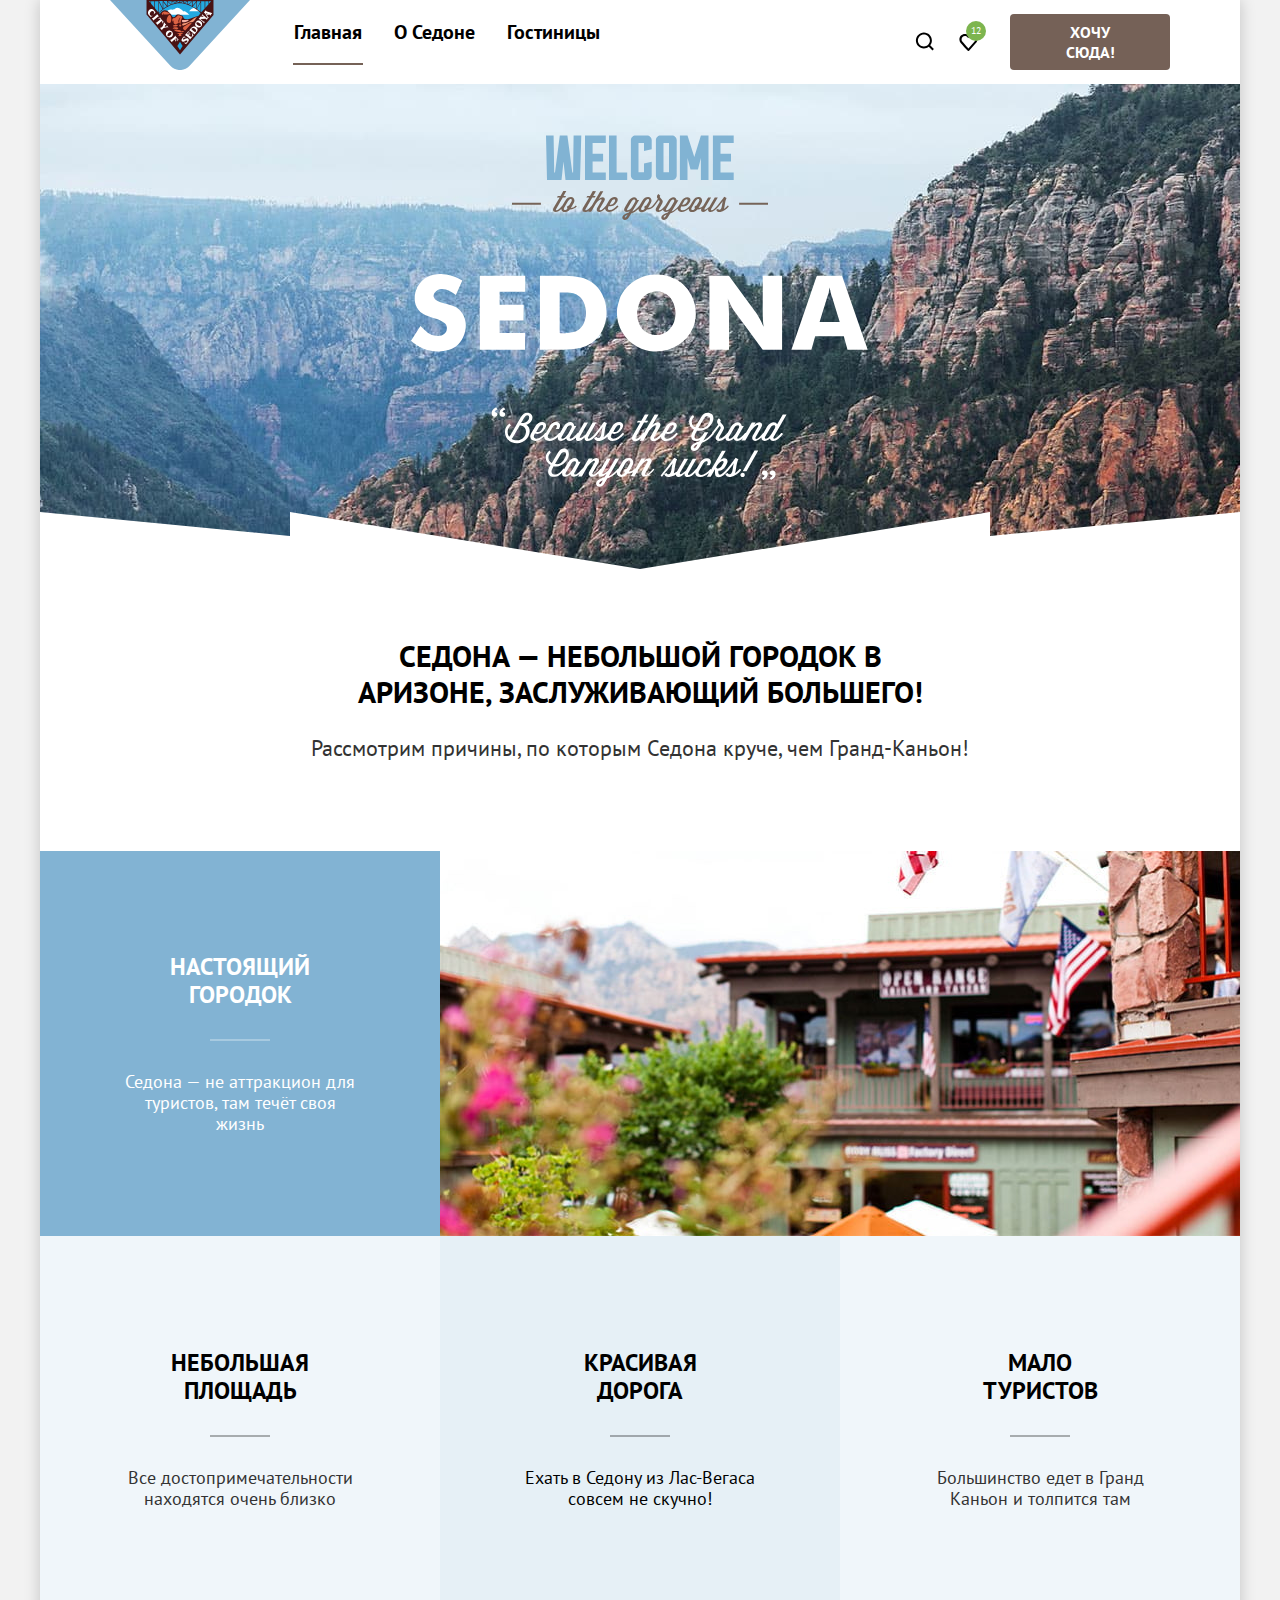
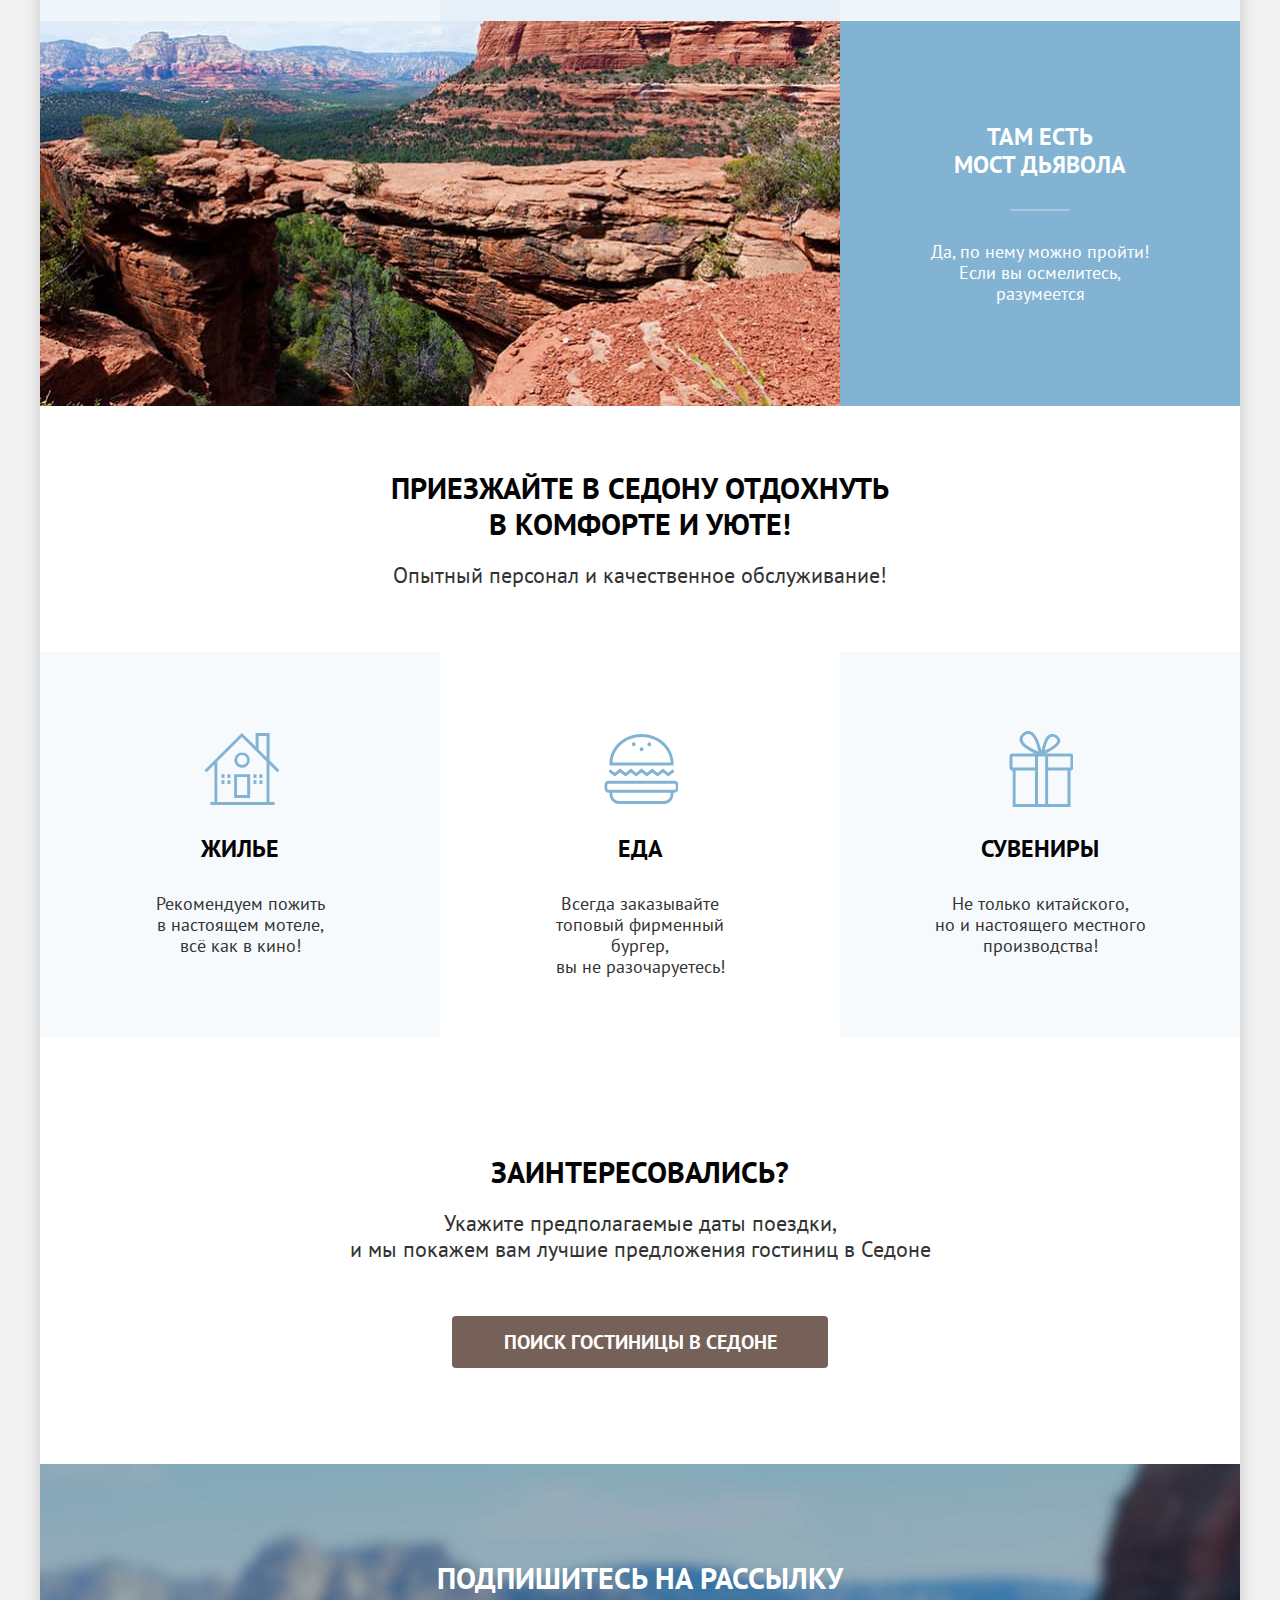
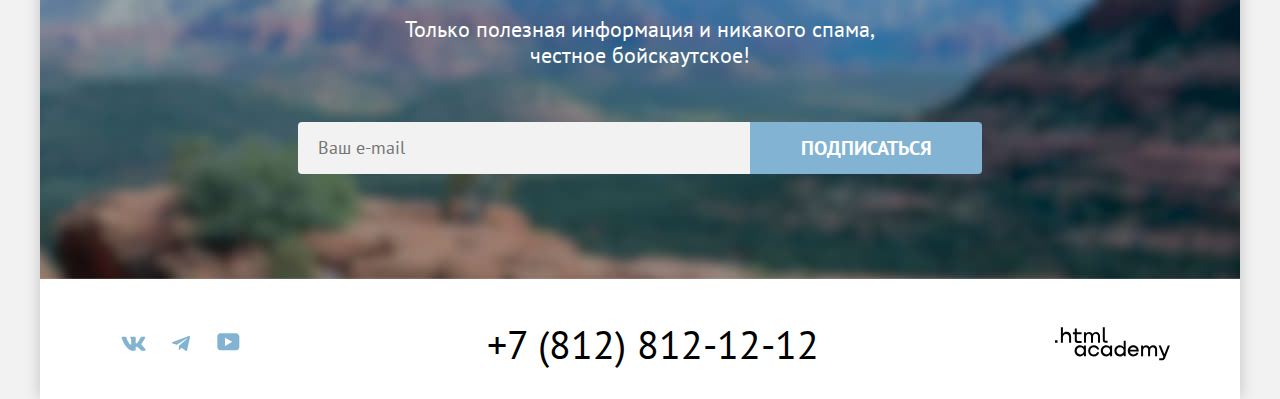
<file: index.html>
<!DOCTYPE html>
<html lang="ru">
  <head>
    <meta charset="utf-8">
    <title>HTML Academy: Седона</title>
    <link rel="stylesheet" href="styles/styles.css">
    <link rel="icon" href="favicon.ico">
    <link rel="icon" type="image/png" href="images/favicon.png">
  </head>
  <body>
<header data-test="header" class="page-header">
  <nav class="navigation">
    <a class="navigation-logo" href="index.html">
      <img src="images/header/logo.svg" class="page-header-logo"  alt="Логотип Седоны." width="140" height="70">
    </a>
    <ul class="navigation-list">
      <li class="navigation-item underline-index">
        <a class="navigation-link " href="index.html">Главная</a>
      </li>
      <li class="navigation-item">
        <a class="navigation-link" href="#">О Седоне</a>
      </li>
      <li class="navigation-item">
        <a class="navigation-link" href="catalog.html">Гостиницы</a>
      </li>
    </ul>
      <ul class="navigation-user">
        <li>
        <ul class="navigation-icon">
        <li class="navigation-item">
          <a class="navigation-link" href="#">
            <svg xmlns="http://www.w3.org/2000/svg" width="19" height="19" fill="none" >
              <path fill="#000" d="m18.893 17.008-3.7-3.68c1-1.292 1.7-2.983 1.7-4.872 0-4.376-3.6-7.956-8-7.956s-8 3.68-8 8.055c0 4.376 3.6 7.956 8 7.956 1.8 0 3.5-.597 4.9-1.69l3.7 3.679 1.4-1.492Zm-10-2.486c-3.3 0-6-2.685-6-5.967 0-3.282 2.7-5.967 6-5.967s6 2.685 6 5.967c0 3.282-2.7 5.967-6 5.967Z"/>
            </svg>
            <span class="visually-hidden">Поиск</span>
          </a>
        </li>
        <li class="navigation-item">
          <a class="navigation-link" href="#">
            <svg xmlns="http://www.w3.org/2000/svg" width="19" height="17" fill="none" >
              <path fill="#000" d="M9.293 17c-.3 0-.6-.1-.8-.4-5.4-6.1-6.7-7.5-7-7.9-.7-.9-1.1-2.1-1.1-3.3 0-3 2.4-5.4 5.5-5.4 1.3 0 2.5.5 3.5 1.3 1-.8 2.3-1.3 3.5-1.3 3 0 5.5 2.4 5.5 5.4 0 1.3-.5 2.5-1.3 3.4l-7 7.9c-.2.2-.4.3-.8.3Zm-6-9.5c.3.4 3.5 4 6.1 6.9l6.2-7c.5-.5.7-1.2.7-2 0-1.8-1.5-3.3-3.3-3.3-1 0-2 .5-2.7 1.3-.3.3-.6.4-.9.4-.3 0-.6-.2-.8-.4-.7-.8-1.7-1.3-2.7-1.3-1.8 0-3.3 1.5-3.3 3.3-.1.9.3 1.6.7 2.1-.1 0-.1 0 0 0Z"/>
            </svg>
            <div class="green-circle">
            <span class="favorites-number">12</span>
            </div>
            <span class="visually-hidden">Избранное</span>
          </a>
        </li>
      </ul>
    </li>
        <li class="navigation-link-item">
          <a class="navigation-link batton brown" href="catalog.html">Хочу сюда!</a>
        </li>
      </ul>
      </nav>
  </header>
   <main data-test="main" class="main-container">
    <div class="hero" data-test="hero">
      <img src="images/welcome.svg" class="logo" alt="Welcome to the gorgeous Sedona, beacause the Grand Canyon sucks!." width="458" height="352">
    </div>
    <h1 class="visually-hidden">Седона</h1>
    <section data-test="advantages" class="advantages">
      <h2 class="visually-hidden">Advantages</h2>
    <div class="slogan">
      <h2 class="title">Седона — небольшой городок в Аризоне,
      заслуживающий большего!</h2>
        <p class="subtitle">Рассмотрим причины, по которым Седона круче, чем Гранд-Каньон!</p>
    </div>
      <ul class="advantages-list">
        <li class="advantages-item">
          <div class="item-container">
          <h3 class="advantages-title">Настоящий городок</h3>
          <span class="white-line">
          </span>
          <p class="advatages-description">Седона — не аттракцион для туристов, там течёт своя жизнь</p>
          </div>
        </li>
        <li class="advantages-item">
          <h3 class="advantages-title gray">Небольшая площадь</h3>
          <span class="black-line">
          </span>
          <p class="advatages-description gray">Все достопримечательности находятся очень близко</p>
        </li>
        <li class="advantages-item">
          <h3 class="advantages-title ">Красивая дорога</h3>
          <span class="black-line">
          </span>
          <p class="advatages-description "> Ехать в Седону из Лас-Вегаса совсем не скучно!</p>
        </li>
        <li class="advantages-item">
          <h3 class="advantages-title ">Мало туристов</h3>
          <span class="black-line">
          </span>
          <p class="advatages-description gray">Большинство едет в Гранд Каньон и толпится там</p>
        </li>
        <li class="advantages-item">
          <div class="item-container">
          <h3 class="advantages-title">Там есть<br>
             мост дьявола</h3>
          <span class="white-line">
          </span>
          <p class="advatages-description">Да, по нему можно пройти! Если вы осмелитесь, разумеется</p>
          </div>
        </li>
      </ul>
    </section>
    <section class="benefits">
      <h2 class="visually-hidden">benefits</h2>
      <div class="benefits-slogan">
        <p class="benefits-travel title">Приезжайте в Седону отдохнуть в комфорте и уюте!</p>
        <p class="subtitle">Опытный персонал и качественное обслуживание!</p>
      </div>
      <ul class="benefits-list">
        <li class="benefits-item">
          <span class="house"></span>
          <h3 class="benefits-title">Жилье</h3>
          <p class="benefits-description">Рекомендуем пожить<br>
             в настоящем мотеле,<br>
             всё как в кино!</p>
        </li>
        <li class="benefits-item">
          <span class="food"></span>
          <h3 class="benefits-title">Еда</h3>
          <p class="benefits-description">Всегда заказывайте<br>
             топовый фирменный бургер,<br>
            вы не разочаруетесь! </p>
        </li>
        <li class="benefits-item">
          <span class="souvenirs"></span>
          <h3 class="benefits-title">Сувениры</h3>
          <p class="benefits-description">Не только китайского,<br>
             но и настоящего местного производства!</p>
        </li>
      </ul>
    </section>
    <section class="catalog-link">
      <h2 class="catalog-link-question">Заинтересовались?</h2>
      <p>Укажите предполагаемые даты поездки,<br>
        и мы покажем вам лучшие предложения гостиниц в Седоне</p>
      <a class="catalog-link-button brown" href="catalog.html">ПОИСК ГОСТИНИЦЫ В седоне</a>
    </section>
    <section data-test="subscribe" class="subscribe">
      <h2 class="subscribe-title">Подпишитесь на рассылку</h2>
      <p>Только полезная информация и никакого спама,<br>
         честное бойскаутское!</p>
      <form class="subscribe-form" action="https://echo.htmlacademy.ru/" method="post">
        <label class="visually-hidden" for="email">Подписка</label>
        <input type="email" placeholder="Ваш e-mail" name="appointment-email" id="email" required>
        <button class="subscribe-button blue" type="submit">Подписаться</button>
      </form>
    </section>
   </main>
   <footer data-test="footer" class="page-footer">
    <section class="page-footer-container">
      <h2 class="visually-hidden">footer-social</h2>
    <div class="footer-social">
      <ul class="footer-social-list">
        <li class="footer-social-item">
          <a class="button-social" href="https://vk.com/htmlacademy">
            <svg xmlns="http://www.w3.org/2000/svg" width="25" height="15" class="social">
              <path  fill-rule="evenodd" d="M24.12 1.8c.16-.54 0-.94-.8-.94H20.7c-.67 0-.98.34-1.15.73 0 0-1.33 3.2-3.22 5.27-.61.6-.9.8-1.23.8-.16 0-.41-.2-.41-.75v-5.1c0-.66-.19-.95-.74-.95H9.82c-.42 0-.67.3-.67.59 0 .62.95.76 1.04 2.51v3.8c0 .83-.15.98-.48.98-.9 0-3.06-3.2-4.34-6.88-.25-.72-.5-1-1.18-1H1.57c-.75 0-.9.34-.9.73 0 .68.89 4.07 4.14 8.55 2.17 3.06 5.23 4.72 8 4.72 1.68 0 1.88-.37 1.88-1v-2.32c0-.74.16-.88.7-.88.38 0 1.05.19 2.6 1.66 1.79 1.75 2.08 2.54 3.08 2.54h2.63c.75 0 1.12-.37.9-1.1-.23-.72-1.08-1.77-2.2-3.02-.62-.71-1.54-1.48-1.82-1.86-.39-.5-.28-.71 0-1.15 0 0 3.2-4.42 3.54-5.93Z" clip-rule="evenodd"/>
            </svg>
            <span class="visually-hidden">Vkontakte</span>
          </a>
        </li>
        <li class="footer-social-item">
          <a class="button-social" href="https://t.me/htmlacademy">
            <svg xmlns="http://www.w3.org/2000/svg" width="18" height="16" class="social">
              <path  d="M16.79.96.84 7.1c-1.09.44-1.08 1.05-.2 1.32l4.1 1.28 9.47-5.98c.44-.27.85-.13.52.17l-7.68 6.93-.28 4.22c.41 0 .6-.2.83-.41l1.99-1.94 4.13 3.06c.77.42 1.31.2 1.5-.71l2.72-12.8c.28-1.1-.43-1.61-1.16-1.28Z"/>
            </svg>
            <span class="visually-hidden">Telegram</span>
          </a>
        </li>
        <li class="footer-social-item">
          <a class="button-social" href="https://www.youtube.com/user/htmlacademyru">
            <svg xmlns="http://www.w3.org/2000/svg" width="23" height="18" class="social">
              <path  d="M18.94.36H3.51C1.65.36.33 1.95.33 3.76v10.09c0 1.91 1.32 3.5 3.18 3.5h15.65c1.64 0 3.17-1.59 3.17-3.4V3.76c-.22-1.8-1.53-3.4-3.39-3.4ZM7.99 12.89V4.82l7.34 4.04-7.34 4.03Z"/>
            </svg>
            <span class="visually-hidden">Youtube</span>
          </a>
        </li>
      </ul>
    </div>
    <div class="contacts">
      <a href="tel:+78005558628" class="contacts-phone">+7 (812) 812-12-12</a>
    </div>
    <div class="logo-html-academy">
      <a class="html-academy-link" href="https://htmlacademy.ru/">
        <svg xmlns="http://www.w3.org/2000/svg" width="115" height="34"  class="html-academy-logo" >
          <path d="M0 13.26v2.6h2.5v-2.6H0ZM11.6 4.86c-1.6 0-2.8.7-3.6 1.7h-.1V.36h-2v15.5h2v-5.3c0-2.1 1.3-3.6 3.3-3.6 1.8 0 2.9 1.4 2.9 3.2v5.7h2v-6.1c.1-3-1.8-4.9-4.5-4.9ZM26.6 5.16h-4.8v-3.7h-2v3.8h-1.9v2h1.9v6c0 1.7 1 2.7 2.7 2.7h4.1v-2h-3.7c-.7 0-1.1-.4-1.1-1.1v-5.7h4.8v-2ZM41.1 4.96c-1.6 0-2.9.8-3.5 2.1h-.1c-.6-1.2-1.8-2.1-3.4-2.1-1.4 0-2.5.8-3.1 1.8h-.1v-1.6H29v10.6h2v-5.4c0-2 1-3.5 2.6-3.5 1.5 0 2.4 1 2.4 2.6v6.3h2v-5.6c0-2.4 1.4-3.3 2.6-3.3 1.5 0 2.4 1 2.4 2.6v6.3h2v-6.5c.1-2.5-1.4-4.3-3.9-4.3ZM47.8 13.06c0 1.7 1 2.7 2.8 2.7h2v-2h-1.7c-.7 0-1.1-.4-1.1-1.1V.36h-2v12.7ZM28.9 20.06c-.9-1.1-2.2-1.8-3.9-1.8-3.1 0-5.4 2.3-5.4 5.6s2.3 5.6 5.4 5.6c1.8 0 3-.8 3.8-1.9h.1v1.6h2v-10.6h-2v1.5Zm-3.6 7.4c-2.2 0-3.6-1.6-3.6-3.6s1.4-3.6 3.6-3.6 3.6 1.6 3.6 3.6c0 1.9-1.4 3.6-3.6 3.6ZM44.2 22.36c-.5-2.4-2.6-4.1-5.4-4.1a5.4 5.4 0 0 0-5.6 5.6c0 3.1 2.2 5.6 5.6 5.6 2.8 0 4.9-1.8 5.4-4.2h-2.1a3.4 3.4 0 0 1-3.3 2.3c-2.2 0-3.6-1.6-3.6-3.6s1.4-3.6 3.6-3.6c1.6 0 2.8 1 3.3 2.2h2.1v-.2ZM55.1 20.06c-.9-1.1-2.2-1.8-3.9-1.8-3.1 0-5.4 2.3-5.4 5.6s2.3 5.6 5.4 5.6c1.8 0 3-.8 3.8-1.9h.1v1.6h2v-10.6h-2v1.5Zm-3.6 7.4c-2.2 0-3.6-1.6-3.6-3.6s1.4-3.6 3.6-3.6 3.6 1.6 3.6 3.6c0 1.9-1.5 3.6-3.6 3.6ZM68.7 20.16c-.9-1.1-2.2-1.9-3.9-1.9-3.1 0-5.4 2.3-5.4 5.6s2.2 5.6 5.4 5.6c1.7 0 3-.8 3.8-1.8h.1v1.5h2v-15.4h-2v6.4Zm-3.6 7.3c-2.2 0-3.6-1.6-3.6-3.6s1.4-3.6 3.6-3.6 3.6 1.6 3.6 3.6c-.1 2-1.5 3.6-3.6 3.6ZM78.3 18.26c-3.3 0-5.5 2.5-5.5 5.6 0 3 2.1 5.6 5.5 5.6 2.5 0 4.5-1.3 5.2-3.6h-2.1c-.5 1-1.6 1.6-3 1.6-1.9 0-3.3-1.3-3.4-2.9h8.8c.2-3.6-2-6.3-5.5-6.3Zm0 1.9c1.7 0 3 1 3.3 2.6h-6.5c.3-1.5 1.5-2.6 3.2-2.6ZM98.2 18.26c-1.6 0-2.9.8-3.6 2h-.1c-.6-1.2-1.8-2-3.4-2-1.4 0-2.5.7-3.1 1.8v-1.5h-1.9v10.6h2v-5.4c0-2 1-3.4 2.6-3.5 1.5 0 2.4 1 2.4 2.6v6.3h2v-5.6c0-2.4 1.4-3.3 2.6-3.3 1.5 0 2.4 1 2.4 2.6v6.3h2v-6.5c.1-2.6-1.4-4.4-3.9-4.4ZM109.4 27.36l-3.6-8.9h-2.2l4.8 11.6c-.3.9-.7 1.2-1.7 1.2h-2.5v2h2.5c1.8 0 2.8-.8 3.5-2.6l4.7-12.2h-2.1l-3.4 8.9Z"/>
        </svg>
      </a>
    </div>
    </section>
   </footer>
   <div class="modal-container modal-container-close">
    <div class="modal modal-auth">
      <button class="modal-close-button">
        <span class="visually-hidden">Закрыть</span>
      </button>
      <section class="modal-content">
        <h3 class="modal-title">Поиск гостиницы в Седоне</h3>
        <form class="modal-form">
          <div class="travel-date">
          <p class="field-group">
            <label for="date-check-in" class="modal-lable check-in">Дата заезда: </label>
            <input type="date" id="date-check-in" name="date" class="modal-input" value="2020-04-27" required>
            <span class="calendar-mark">
              <span class="calendar-mark-title">27 апреля 2020</span>
              <svg class="calendar-svg" width="16" height="15" viewBox="0 0 16 15"  xmlns="http://www.w3.org/2000/svg">
                <path d="M5.75 10C6.05 10 6.25 9.8 6.25 9.5C6.25 9.2 6.05 9 5.75 9C5.45 9 5.25 9.2 5.25 9.5C5.25 9.8 5.45 10 5.75 10Z" />
                <path d="M15 2H13V0H12V2H4V0H3V2H1C0.4 2 0 2.4 0 3V14C0 14.5 0.4 15 1 15H15C15.5 15 16 14.5 16 14V3C16 2.4 15.5 2 15 2ZM15 14H1V7H15V14ZM1 6V3H3V5H4V3H12V5H13V3H15V6H1Z" />
                <path d="M8 10C8.3 10 8.5 9.8 8.5 9.5C8.5 9.2 8.3 9 8 9C7.7 9 7.5 9.2 7.5 9.5C7.5 9.8 7.7 10 8 10Z" />
                <path d="M10.25 10C10.55 10 10.75 9.8 10.75 9.5C10.75 9.2 10.55 9 10.25 9C9.95 9 9.75 9.2 9.75 9.5C9.75 9.8 9.95 10 10.25 10Z" />
                <path d="M5.75 11C5.45 11 5.25 11.2 5.25 11.5C5.25 11.8 5.45 12 5.75 12C6.05 12 6.25 11.8 6.25 11.5C6.25 11.2 6.05 11 5.75 11Z" />
                <path d="M3.5 10C3.8 10 4 9.8 4 9.5C4 9.2 3.8 9 3.5 9C3.2 9 3 9.2 3 9.5C3 9.8 3.2 10 3.5 10Z" />
                <path d="M3.5 11C3.2 11 3 11.2 3 11.5C3 11.8 3.2 12 3.5 12C3.8 12 4 11.8 4 11.5C4 11.2 3.8 11 3.5 11Z" />
                <path d="M8 11C7.7 11 7.5 11.2 7.5 11.5C7.5 11.8 7.7 12 8 12C8.3 12 8.5 11.8 8.5 11.5C8.5 11.2 8.3 11 8 11Z" />
                <path d="M10.25 11C9.95 11 9.75 11.2 9.75 11.5C9.75 11.8 9.95 12 10.25 12C10.55 12 10.75 11.8 10.75 11.5C10.75 11.2 10.55 11 10.25 11Z" />
                <path d="M12.5 10C12.8 10 13 9.8 13 9.5C13 9.2 12.8 9 12.5 9C12.2 9 12 9.2 12 9.5C12 9.8 12.2 10 12.5 10Z" />
                <path d="M12.5 11C12.2 11 12 11.2 12 11.5C12 11.8 12.2 12 12.5 12C12.8 12 13 11.8 13 11.5C13 11.2 12.8 11 12.5 11Z" />
                </svg>
            </span>
          </p>
          <span class="eror-date">Мы не можем отправить вас в прошлое</span>
          </div>
          <div class="travel-date">
          <p class="field-group">
            <label for="date-departure" class="modal-lable departure">Дата выезда: </label>
            <input type="date" id="date-departure" name="date" class="modal-input" value="2021-09-01" required>
            <span class="calendar-mark">
              <span class="calendar-mark-title">1 сентября 2021</span>
              <svg class="calendar-svg" width="16" height="15" viewBox="0 0 16 15"  xmlns="http://www.w3.org/2000/svg">
                <path d="M5.75 10C6.05 10 6.25 9.8 6.25 9.5C6.25 9.2 6.05 9 5.75 9C5.45 9 5.25 9.2 5.25 9.5C5.25 9.8 5.45 10 5.75 10Z" />
                <path d="M15 2H13V0H12V2H4V0H3V2H1C0.4 2 0 2.4 0 3V14C0 14.5 0.4 15 1 15H15C15.5 15 16 14.5 16 14V3C16 2.4 15.5 2 15 2ZM15 14H1V7H15V14ZM1 6V3H3V5H4V3H12V5H13V3H15V6H1Z" />
                <path d="M8 10C8.3 10 8.5 9.8 8.5 9.5C8.5 9.2 8.3 9 8 9C7.7 9 7.5 9.2 7.5 9.5C7.5 9.8 7.7 10 8 10Z" />
                <path d="M10.25 10C10.55 10 10.75 9.8 10.75 9.5C10.75 9.2 10.55 9 10.25 9C9.95 9 9.75 9.2 9.75 9.5C9.75 9.8 9.95 10 10.25 10Z" />
                <path d="M5.75 11C5.45 11 5.25 11.2 5.25 11.5C5.25 11.8 5.45 12 5.75 12C6.05 12 6.25 11.8 6.25 11.5C6.25 11.2 6.05 11 5.75 11Z" />
                <path d="M3.5 10C3.8 10 4 9.8 4 9.5C4 9.2 3.8 9 3.5 9C3.2 9 3 9.2 3 9.5C3 9.8 3.2 10 3.5 10Z" />
                <path d="M3.5 11C3.2 11 3 11.2 3 11.5C3 11.8 3.2 12 3.5 12C3.8 12 4 11.8 4 11.5C4 11.2 3.8 11 3.5 11Z" />
                <path d="M8 11C7.7 11 7.5 11.2 7.5 11.5C7.5 11.8 7.7 12 8 12C8.3 12 8.5 11.8 8.5 11.5C8.5 11.2 8.3 11 8 11Z" />
                <path d="M10.25 11C9.95 11 9.75 11.2 9.75 11.5C9.75 11.8 9.95 12 10.25 12C10.55 12 10.75 11.8 10.75 11.5C10.75 11.2 10.55 11 10.25 11Z" />
                <path d="M12.5 10C12.8 10 13 9.8 13 9.5C13 9.2 12.8 9 12.5 9C12.2 9 12 9.2 12 9.5C12 9.8 12.2 10 12.5 10Z" />
                <path d="M12.5 11C12.2 11 12 11.2 12 11.5C12 11.8 12.2 12 12.5 12C12.8 12 13 11.8 13 11.5C13 11.2 12.8 11 12.5 11Z" />
                </svg>
            </span>
          </p>
          <span class="correct-date">На эти даты есть свободные номера. Пока есть.</span>
         </div>
          <div class="quantity-container">
          <div class="quantity_inner">
            <label for="quantity" class="modal-lable">Взрослые:</label>
            <span class="quantity-content">
            <button type="button" class="bt_minus">
              <span class="visually-hidden">Уменьшить количество взрослых</span>
              <svg width="14" height="2" viewBox="0 0 14 2"  xmlns="http://www.w3.org/2000/svg">
                <path d="M0 0L0 2L14 2V0L0 0Z" />
                </svg>
            </button>
            <input type="text" value="2" size="2" class="quantity" id="quantity" required>
            <button type="button" class="bt_plus">
              <span class="visually-hidden">Увеличить количество взрослых</span>
              <svg width="14" height="14" viewBox="0 0 14 14"  xmlns="http://www.w3.org/2000/svg">
                <path d="M14 6H8V0H6V6H0V8H6V14H8V8H14V6Z" />
                </svg>
            </button>
          </span>
          </div>
          <div class="quantity_inner">
            <label class="modal-lable" for="quantity-child">Дети:</label>
            <span class="tooltip">
              <button class="tooltip-toggle" type="button" aria-labelledby="tooltip-label-date">
                <svg class="tooltip-icon" width="26" height="26" viewBox="0 0 26 26"  xmlns="http://www.w3.org/2000/svg">
                  <circle cx="13" cy="13" r="13" fill="#83B3D3"/>
                  <path fill-rule="evenodd" clip-rule="evenodd" d="M12 7H14V9H12V7ZM14 19H12V10H14V19Z" fill="white"/>
                  </svg>
                  <span class="visually-hidden">Дети до 6 лет размещаются бесплатно.</span>
              </button>
              <span class="tooltip-content">
              <span class="triangle"></span>
              <span class="tooltip-text" role="tooltip" id="tooltip-label-date">Укажите количество детей, которые будут с вами, возраст которых от 6 до 18 лет. Дети до 6 лет размещаются бесплатно.</span>
            </span>
          </span>
            <span class="quantity-content">
              <button type="button" class="bt_minus">
                <span class="visually-hidden">Уменьшить количество детей</span>
                <svg width="14" height="2" viewBox="0 0 14 2"  xmlns="http://www.w3.org/2000/svg">
                  <path d="M0 0L0 2L14 2V0L0 0Z" />
                  </svg>
              </button>
              <input type="text" value="2" size="2" class="quantity" id="quantity-child" required>
              <button type="button" class="bt_plus">
                <span class="visually-hidden">Увеличить количество детей</span>
                <svg width="14" height="14" viewBox="0 0 14 14"  xmlns="http://www.w3.org/2000/svg" >
                  <path d="M14 6H8V0H6V6H0V8H6V14H8V8H14V6Z" />
                  </svg>
              </button>
            </span>
            </div>
          </div>
            <button type="submit" class="modal-link-button">Найти</button>
        </form>
      </section>
    </div>
    </div>
  </body>
</html>
</file>
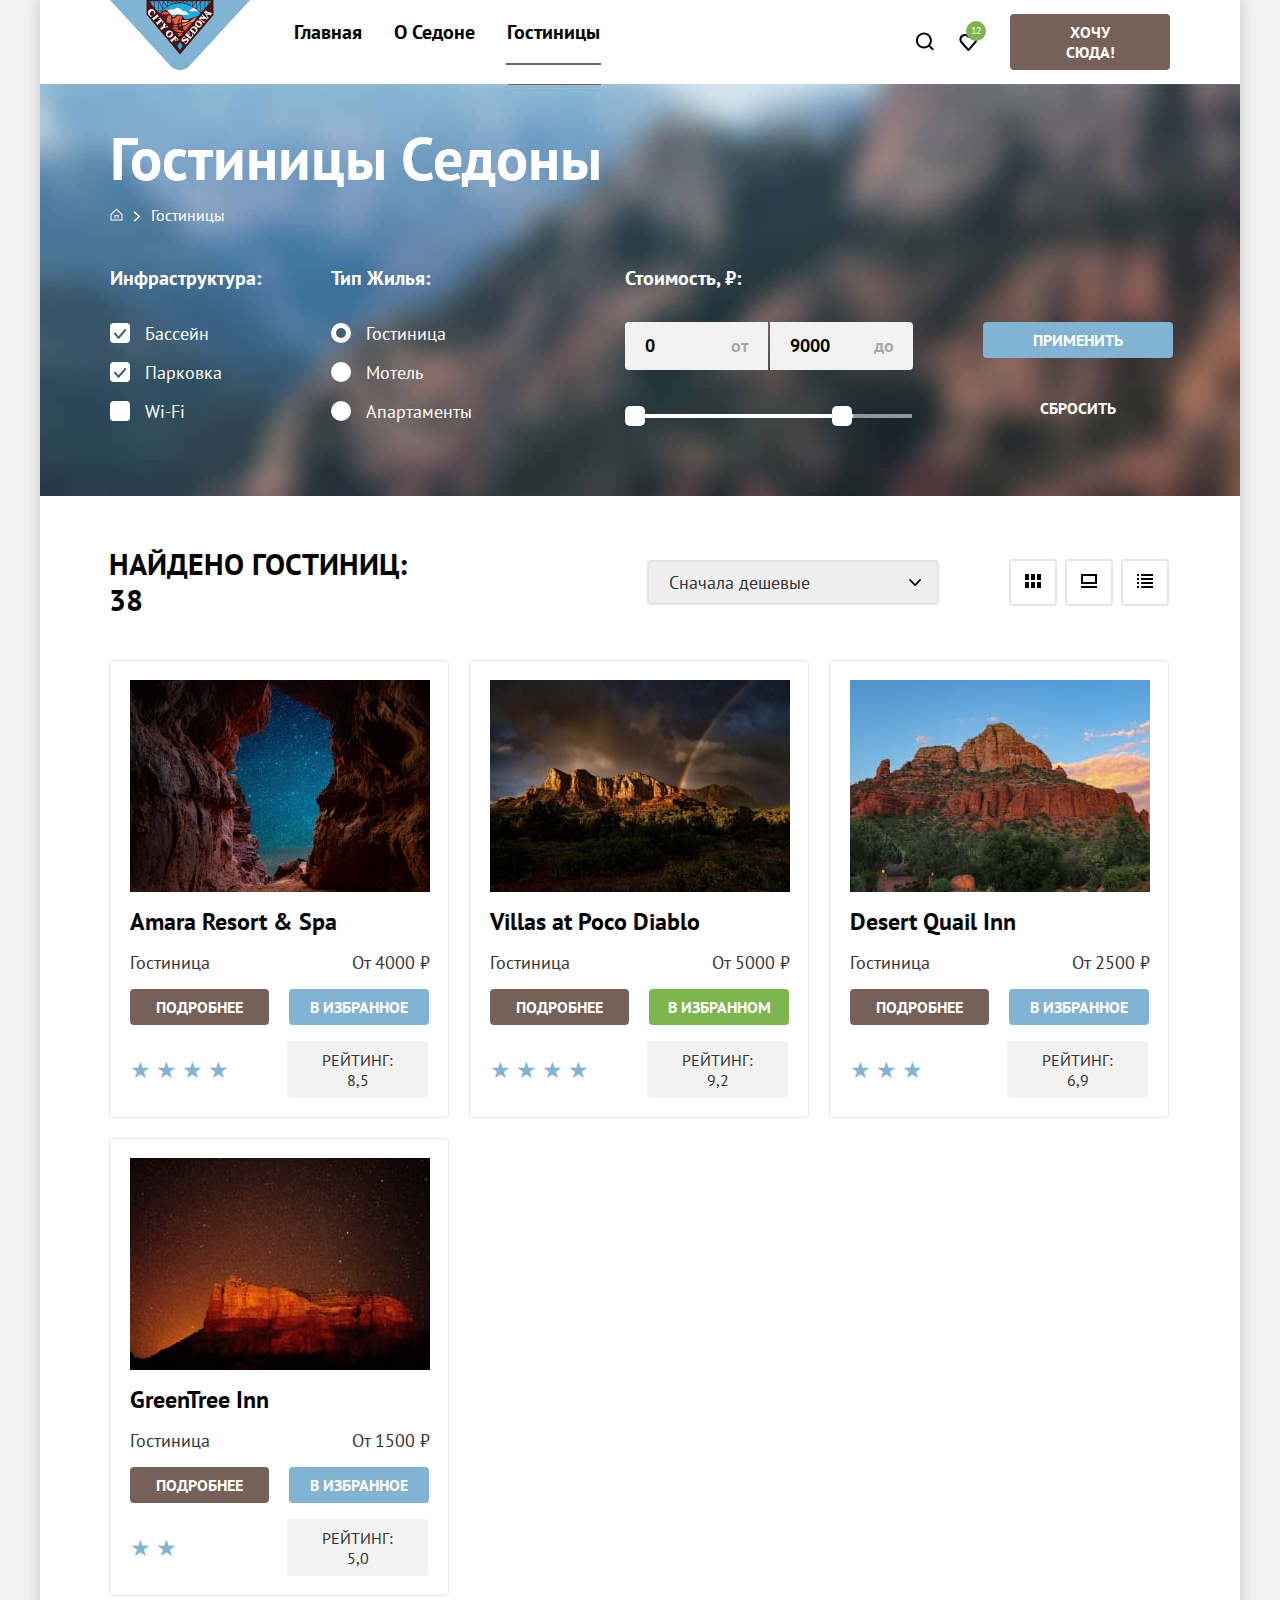
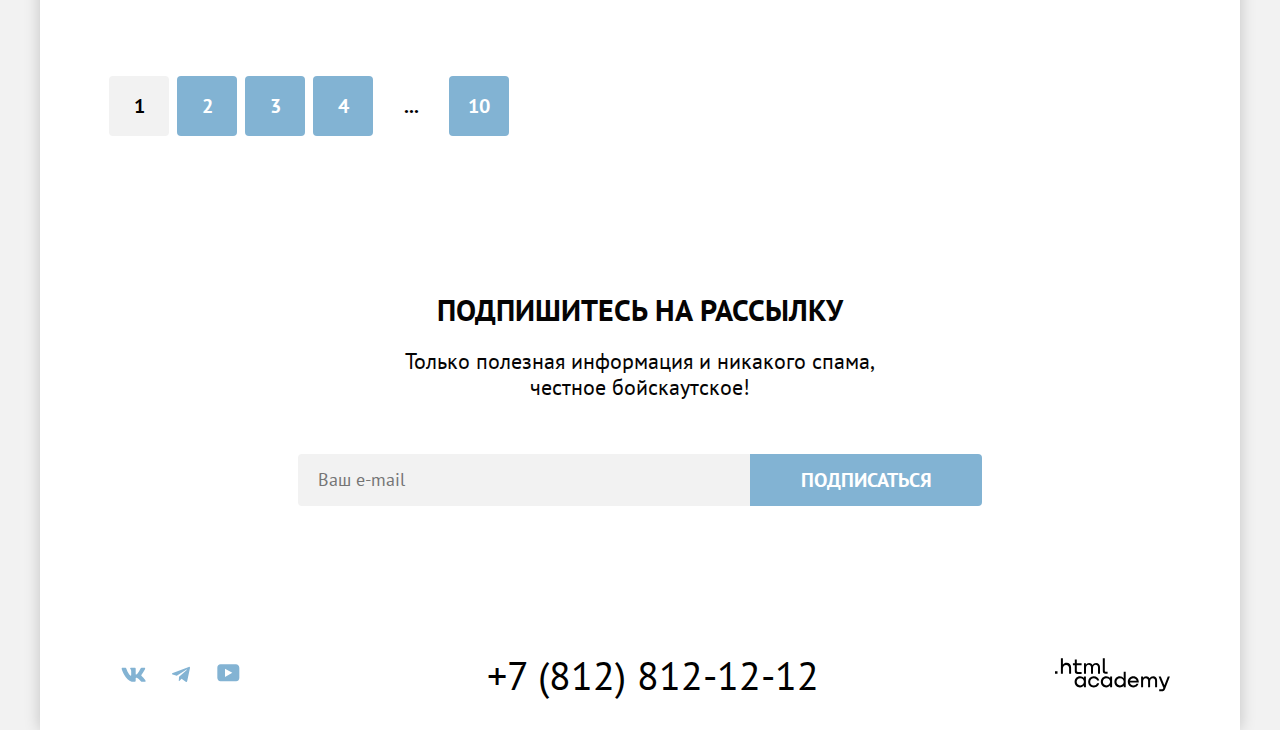
<file: catalog.html>
<!DOCTYPE html>
<html lang="ru">
  <head>
    <meta charset="utf-8">
    <title>HTML Academy: Седона</title>
    <link rel="stylesheet" href="styles/styles.css">
    <link rel="icon" href="favicon.ico">
    <link rel="icon" type="image/png" href="images/favicon.png">
  </head>
  <body>
    <div class="container">
      <header data-test="header" class="page-header">
        <nav class="navigation">
          <a class="navigation-logo" href="index.html">
            <img src="images/header/logo.svg" class="page-header-logo"  alt="Логотип Седоны." width="140" height="70">
          </a>
          <ul class="navigation-list">
            <li class="navigation-item">
              <a class="navigation-link " href="index.html">Главная</a>
            </li>
            <li class="navigation-item">
              <a class="navigation-link" href="#">О Седоне</a>
            </li>
            <li class="navigation-item underline-catalog">
              <a class="navigation-link" href="catalog.html">Гостиницы</a>
            </li>
          </ul>
            <ul class="navigation-user">
              <li>
              <ul class="navigation-icon">
                <li class="navigation-item">
                  <a class="navigation-link" href="#">
                    <svg xmlns="http://www.w3.org/2000/svg" width="19" height="19" fill="none" >
                      <path fill="#000" d="m18.893 17.008-3.7-3.68c1-1.292 1.7-2.983 1.7-4.872 0-4.376-3.6-7.956-8-7.956s-8 3.68-8 8.055c0 4.376 3.6 7.956 8 7.956 1.8 0 3.5-.597 4.9-1.69l3.7 3.679 1.4-1.492Zm-10-2.486c-3.3 0-6-2.685-6-5.967 0-3.282 2.7-5.967 6-5.967s6 2.685 6 5.967c0 3.282-2.7 5.967-6 5.967Z"/>
                    </svg>
                    <span class="visually-hidden">Поиск</span>
                  </a>
                </li>
                <li class="navigation-item">
                  <a class="navigation-link" href="#">
                    <svg xmlns="http://www.w3.org/2000/svg" width="19" height="17" fill="none" >
                      <path fill="#000" d="M9.293 17c-.3 0-.6-.1-.8-.4-5.4-6.1-6.7-7.5-7-7.9-.7-.9-1.1-2.1-1.1-3.3 0-3 2.4-5.4 5.5-5.4 1.3 0 2.5.5 3.5 1.3 1-.8 2.3-1.3 3.5-1.3 3 0 5.5 2.4 5.5 5.4 0 1.3-.5 2.5-1.3 3.4l-7 7.9c-.2.2-.4.3-.8.3Zm-6-9.5c.3.4 3.5 4 6.1 6.9l6.2-7c.5-.5.7-1.2.7-2 0-1.8-1.5-3.3-3.3-3.3-1 0-2 .5-2.7 1.3-.3.3-.6.4-.9.4-.3 0-.6-.2-.8-.4-.7-.8-1.7-1.3-2.7-1.3-1.8 0-3.3 1.5-3.3 3.3-.1.9.3 1.6.7 2.1-.1 0-.1 0 0 0Z"/>
                    </svg>
                    <div class="green-circle">
                    <span class="favorites-number">12</span>
                    </div>
                    <span class="visually-hidden">Избранное</span>
                  </a>
                </li>
            </ul>
          </li>
              <li class="navigation-link-item">
                <a class="navigation-link batton brown" href="catalog.html">Хочу сюда!</a>
              </li>
            </ul>
            </nav>
        </header>
  <main data-test="main" class="main-container">
    <section data-test="filter" class="product">
      <header class="inner-header">
        <h1 class="inner-header-title">Гостиницы Седоны</h1>
        <ul class="breadcrumbs">
          <li class="breadcrumbs-item">
            <a class="breadcrumbs-link" href="index.html">
              <svg xmlns="http://www.w3.org/2000/svg" width="13" height="13" fill="none"><path fill="#fff" d="m6.5.5-6 5.8v6.2h12V6.3L6.5.5Zm5 11h-10V6.7l5-4.8 5 4.8v4.8Z"/>
                <path fill="#fff" d="M4.5 10.5h1V8h2v2.5h1V7h-4v3.5Z"/>
              </svg>
              <span class="visually-hidden">Главная</span>
            </a>
          </li>
          <li>
            <a class="breadcrumbs-link" href="catalog.html">
              <svg xmlns="http://www.w3.org/2000/svg" width="8" height="11" fill="none">
                <path fill="#fff" d="M6.92 4.97 2.17.72c-.25-.25-.75-.25-1.13 0-.37.25-.25.75 0 1l4.13 3.75-4 3.75a.76.76 0 0 0 0 1c0 .12.37.25.5.25.12 0 .37-.13.5-.25l4.75-4.25a.59.59 0 0 0 0-1Z"/>
              </svg>
            </a>
          </li>
          <li class="breadcrumbs-item ">
            <a class="breadcrumbs-link">Гостиницы</a>
          </li>
        </ul>
      </header>
      <div class="product-filter">
        <div class="product-filter-group-left">
          <fieldset class="product-filter-group">
            <legend class="product-filter-title">Инфраструктура:</legend>
            <div class="controls">
                <label class="control" for="checkbox-1">
                  <input class="control-input visually-hidden" id="checkbox-1" type="checkbox" name="swimmingpool" checked>
                  <span class="control-mark"></span>
                  <span class="control-label">Бассейн</span>
                </label>
                <label class="control" for="checkbox-2">
                  <input class="control-input visually-hidden" id="checkbox-2" type="checkbox" name="parking" checked>
                  <span class="control-mark"></span>
                  <span class="control-label">Парковка</span>
                </label>
                <label class="control" for="checkbox-3">
                  <input class="control-input visually-hidden" id="checkbox-3" type="checkbox" name="wi-fi">
                  <span class="control-mark"></span>
                  <span class="control-label">Wi-Fi</span>
                </label>
              </div>
          </fieldset>
          <fieldset class="product-filter-group">
            <legend class="product-filter-title">Тип Жилья:</legend>
            <div class="controls">
                <label class="control" for="radio-1">
                  <input class="control-input visually-hidden" id="radio-1" type="radio" value="hotel" name="product-group" checked>
                  <span class="control-mark"></span>
                  <span class="control-label"> Гостиница</span>
                </label>
                <label class="control" for="radio-2">
                  <input class="control-input visually-hidden" id="radio-2" type="radio" value="motel" name="product-group" >
                  <span class="control-mark"></span>
                  <span class="control-label">Мотель</span>
                </label>
                <label class="control" for="radio-3">
                  <input class="control-input visually-hidden" id="radio-3" type="radio" value="apartments" name="product-group">
                  <span class="control-mark"></span>
                  <span class="control-label">Апартаменты</span>
                </label>
              </div>
          </fieldset>
        </div>
        <div class="product-filter-group-right">
            <fieldset class="price-filter-group">
              <legend class="product-filter-title">Стоимость, ₽:</legend>
              <div class="price-adjustment">
                <label class="visually-hidden" for="min-price">Минимальная цена</label>
                <span class="price-adjustment-from">от</span>
                  <input class="price-value min" type="text" name="min-price" placeholder="0" id="min-price">
                  <label class="visually-hidden" for="max-price">максимальная цена</label>
                  <span class="price-adjustment-up-to">до</span>
                  <input class="price-value max" type="text" name="max-price" placeholder="9000" id="max-price">
                </div>
                <div class="price-slider">
                  <div class="range-bar">
                    <div class="range-quantity" style="height: 4px; width: 226px">
                    <button type="button" class="range-rectangle min" >
                      <span class="visually-hidden">Минимальная стоимость</span>
                    </button>
                    <button type="button" class="range-rectangle max" tabindex="2">
                      <span class="visually-hidden">Максимальная стоимость</span>
                    </button>
                    </div>
                </div>
                </div>
            </fieldset>
            <div class="button-container">
          <button class="button-submit blue" type="submit">Применить</button>
          <button class="button-reset" type="reset">Сбросить</button>
        </div>
            </div>
        </div>
     </section>
    <section data-test="catalog" class="catalog">
    <div class="sortin-and-form">
      <div class="number-hotels">
        <h2 class="title">Найдено гостиниц: 38</h2>
      </div>
      <div class="sorting-type">
      <select class="sorting-type-options" aria-label="Сортировка">
        <option value="cheap">Сначала дешевые</option>
      </select>
      <ul class="view-options-list">
        <li class="view-option">
          <button class="view-button" type="button">
            <span class="visually-hidden">Изменить вид</span>
            <svg xmlns="http://www.w3.org/2000/svg" width="16" height="14" >
              <path  d="M4 0H0v6h4V0ZM16 0h-4v6h4V0ZM10 0H6v6h4V0ZM4 8H0v6h4V8ZM16 8h-4v6h4V8ZM10 8H6v6h4V8Z"/>
            </svg>
          </button>
        </li>
        <li class="view-option">
          <button class="view-button" type="button">
            <span class="visually-hidden">Изменить вид</span>
            <svg xmlns="http://www.w3.org/2000/svg" width="16" height="14" >
              <path  d="M16 12H0v2h16v-2ZM14 2v6H2V2h12Zm2-2H0v10h16V0Z"/>
            </svg>
          </button>
        </li>
        <li class="view-option">
          <button class="view-button" type="button">
            <span class="visually-hidden">Изменить вид</span>
            <svg xmlns="http://www.w3.org/2000/svg" width="16" height="14" >
              <path  d="M2 0H0v2h2V0ZM16 0H4v2h12V0ZM2 4H0v2h2V4ZM16 4H4v2h12V4ZM2 8H0v2h2V8ZM16 8H4v2h12V8ZM2 12H0v2h2v-2ZM16 12H4v2h12v-2Z"/>
            </svg>
          </button>
        </li>
      </ul>
    </div>
    </div>
    <div class="product-cards">
      <div class="product-card">
        <img src="images/catalog/hotel-1.jpg" alt="Amara Resort & Spa." width="300" height="212">
        <h3 class="hotel-name">Amara Resort & Spa</h3>
        <div class="hotel-price">
        <p class="product-type">Гостиница</p>
        <p class="price">От 4000 ₽</p>
        </div>
        <div class="product-buttons">
        <a class="button more brown" href="#">подробнее</a>
        <button class="button favorites blue" type="submit">в избранное</button>
        </div>
        <div class="rating">
        <div class="rating-result">
          <span class="active"></span>
          <span class="active"></span>
          <span class="active"></span>
          <span class="active"></span>
        </div>
        <p class="rating-number">Рейтинг: 8,5</p>
      </div>
      </div>
      <div class="product-card">
        <img src="images/catalog/hotel-2.jpg" alt="Villas at Poco Diablo." width="300" height="212">
        <h3 class="hotel-name">Villas at Poco Diablo</h3>
        <div class="hotel-price">
        <p class="product-type">Гостиница</p>
        <p class="price">От 5000 ₽</p>
      </div>
        <div class="product-buttons">
        <a class="button more brown" href="#">подробнее</a>
        <button class="button checked green" type="submit">в избранном</button>
        </div>
        <div class="rating">
        <div class="rating-result">
          <span class="active"></span>
          <span class="active"></span>
          <span class="active"></span>
          <span class="active"></span>
        </div>
        <p class="rating-number">Рейтинг: 9,2</p>
      </div>
    </div>
      <div class="product-card">
        <img src="images/catalog/hotel-3.jpg" alt="Desert Quail Inn." width="300" height="212">
        <h3 class="hotel-name">Desert Quail Inn</h3>
        <div class="hotel-price">
        <p class="product-type">Гостиница</p>
        <p class="price">От 2500 ₽</p>
      </div>
        <div class="product-buttons">
        <a class="button more brown" href="#">подробнее</a>
        <button class="button favorites blue" type="submit">в избранное</button>
        </div>
        <div class="rating">
        <div class="rating-result">
          <span class="active"></span>
          <span class="active"></span>
          <span class="active"></span>
        </div>
        <p class="rating-number">Рейтинг: 6,9</p>
      </div>
      </div>
      <div class="product-card">
        <img src="images/catalog/hotel-4.jpg" alt="GreenTree Inn." width="300" height="212">
        <h3 class="hotel-name">GreenTree Inn</h3>
        <div class="hotel-price">
        <p class="product-type">Гостиница</p>
        <p class="price">От 1500 ₽</p>
      </div>
        <div class="product-buttons">
        <a class="button more brown" href="#">подробнее</a>
        <button class="button favorites blue" type="submit">в избранное</button>
        </div>
        <div class="rating">
        <div class="rating-result">
          <span class="active"></span>
          <span class="active"></span>
        </div>
        <p class="rating-number">Рейтинг: 5,0</p>
      </div>
      </div>
    </div>
      <ul class="pagination">
        <li class="pagination-item">
          <a class="pagination-link pagination-current" href="#">1</a>
        </li>
        <li class="pagination-item">
          <a class="pagination-link blue" href="#">2</a>
        </li>
        <li class="pagination-item">
          <a class="pagination-link blue" href="#">3</a>
        </li>
        <li class="pagination-item">
          <a class="pagination-link blue" href="#">4</a>
        </li>
        <li>
          <a class="more-links" href="#">...</a>
        </li>
        <li class="pagination-item">
          <a class="pagination-link blue" href="#">10</a>
        </li>
      </ul>
    </section>
    <section data-test="subscribe" class="subscribe-catalog">
      <h3 class="subscribe-title">Подпишитесь на рассылку</h3>
      <p>Только полезная информация и никакого спама,<br>
         честное бойскаутское!</p>
      <form class="subscribe-form" action="https://echo.htmlacademy.ru/" method="post">
        <label class="visually-hidden" for="email">Подписка</label>
        <input type="email" placeholder="Ваш e-mail" name="appointment-email" id="email" required>
        <button class="subscribe-button blue" type="submit">Подписаться</button>
      </form>
    </section>
     </main>
     <footer data-test="footer" class="page-footer">
      <section class="page-footer-container">
      <div class="footer-social">
        <h2 class="visually-hidden">footer-social</h2>
        <ul class="footer-social-list">
          <li class="footer-social-item">
            <a class="button-social" href="https://vk.com/htmlacademy">
              <svg xmlns="http://www.w3.org/2000/svg" width="25" height="15" class="social">
                <path  fill-rule="evenodd" d="M24.12 1.8c.16-.54 0-.94-.8-.94H20.7c-.67 0-.98.34-1.15.73 0 0-1.33 3.2-3.22 5.27-.61.6-.9.8-1.23.8-.16 0-.41-.2-.41-.75v-5.1c0-.66-.19-.95-.74-.95H9.82c-.42 0-.67.3-.67.59 0 .62.95.76 1.04 2.51v3.8c0 .83-.15.98-.48.98-.9 0-3.06-3.2-4.34-6.88-.25-.72-.5-1-1.18-1H1.57c-.75 0-.9.34-.9.73 0 .68.89 4.07 4.14 8.55 2.17 3.06 5.23 4.72 8 4.72 1.68 0 1.88-.37 1.88-1v-2.32c0-.74.16-.88.7-.88.38 0 1.05.19 2.6 1.66 1.79 1.75 2.08 2.54 3.08 2.54h2.63c.75 0 1.12-.37.9-1.1-.23-.72-1.08-1.77-2.2-3.02-.62-.71-1.54-1.48-1.82-1.86-.39-.5-.28-.71 0-1.15 0 0 3.2-4.42 3.54-5.93Z" clip-rule="evenodd"/>
              </svg>
              <span class="visually-hidden">Vkontakte</span>
            </a>
          </li>
          <li class="footer-social-item">
            <a class="button-social" href="https://t.me/htmlacademy">
              <svg xmlns="http://www.w3.org/2000/svg" width="18" height="16" class="social">
                <path  d="M16.79.96.84 7.1c-1.09.44-1.08 1.05-.2 1.32l4.1 1.28 9.47-5.98c.44-.27.85-.13.52.17l-7.68 6.93-.28 4.22c.41 0 .6-.2.83-.41l1.99-1.94 4.13 3.06c.77.42 1.31.2 1.5-.71l2.72-12.8c.28-1.1-.43-1.61-1.16-1.28Z"/>
              </svg>
              <span class="visually-hidden">Telegram</span>
            </a>
          </li>
          <li class="footer-social-item">
            <a class="button-social" href="https://www.youtube.com/user/htmlacademyru">
              <svg xmlns="http://www.w3.org/2000/svg" width="23" height="18" class="social">
                <path  d="M18.94.36H3.51C1.65.36.33 1.95.33 3.76v10.09c0 1.91 1.32 3.5 3.18 3.5h15.65c1.64 0 3.17-1.59 3.17-3.4V3.76c-.22-1.8-1.53-3.4-3.39-3.4ZM7.99 12.89V4.82l7.34 4.04-7.34 4.03Z"/>
              </svg>
              <span class="visually-hidden">Youtube</span>
            </a>
          </li>
        </ul>
      </div>
      <div class="contacts">
        <a href="tel:+78005558628" class="contacts-phone">+7 (812) 812-12-12</a>
      </div>
      <div class="logo-html-academy">
        <a class="html-academy-link" href="https://htmlacademy.ru/">
          <svg xmlns="http://www.w3.org/2000/svg" width="115" height="34"  class="html-academy-logo" >
            <path d="M0 13.26v2.6h2.5v-2.6H0ZM11.6 4.86c-1.6 0-2.8.7-3.6 1.7h-.1V.36h-2v15.5h2v-5.3c0-2.1 1.3-3.6 3.3-3.6 1.8 0 2.9 1.4 2.9 3.2v5.7h2v-6.1c.1-3-1.8-4.9-4.5-4.9ZM26.6 5.16h-4.8v-3.7h-2v3.8h-1.9v2h1.9v6c0 1.7 1 2.7 2.7 2.7h4.1v-2h-3.7c-.7 0-1.1-.4-1.1-1.1v-5.7h4.8v-2ZM41.1 4.96c-1.6 0-2.9.8-3.5 2.1h-.1c-.6-1.2-1.8-2.1-3.4-2.1-1.4 0-2.5.8-3.1 1.8h-.1v-1.6H29v10.6h2v-5.4c0-2 1-3.5 2.6-3.5 1.5 0 2.4 1 2.4 2.6v6.3h2v-5.6c0-2.4 1.4-3.3 2.6-3.3 1.5 0 2.4 1 2.4 2.6v6.3h2v-6.5c.1-2.5-1.4-4.3-3.9-4.3ZM47.8 13.06c0 1.7 1 2.7 2.8 2.7h2v-2h-1.7c-.7 0-1.1-.4-1.1-1.1V.36h-2v12.7ZM28.9 20.06c-.9-1.1-2.2-1.8-3.9-1.8-3.1 0-5.4 2.3-5.4 5.6s2.3 5.6 5.4 5.6c1.8 0 3-.8 3.8-1.9h.1v1.6h2v-10.6h-2v1.5Zm-3.6 7.4c-2.2 0-3.6-1.6-3.6-3.6s1.4-3.6 3.6-3.6 3.6 1.6 3.6 3.6c0 1.9-1.4 3.6-3.6 3.6ZM44.2 22.36c-.5-2.4-2.6-4.1-5.4-4.1a5.4 5.4 0 0 0-5.6 5.6c0 3.1 2.2 5.6 5.6 5.6 2.8 0 4.9-1.8 5.4-4.2h-2.1a3.4 3.4 0 0 1-3.3 2.3c-2.2 0-3.6-1.6-3.6-3.6s1.4-3.6 3.6-3.6c1.6 0 2.8 1 3.3 2.2h2.1v-.2ZM55.1 20.06c-.9-1.1-2.2-1.8-3.9-1.8-3.1 0-5.4 2.3-5.4 5.6s2.3 5.6 5.4 5.6c1.8 0 3-.8 3.8-1.9h.1v1.6h2v-10.6h-2v1.5Zm-3.6 7.4c-2.2 0-3.6-1.6-3.6-3.6s1.4-3.6 3.6-3.6 3.6 1.6 3.6 3.6c0 1.9-1.5 3.6-3.6 3.6ZM68.7 20.16c-.9-1.1-2.2-1.9-3.9-1.9-3.1 0-5.4 2.3-5.4 5.6s2.2 5.6 5.4 5.6c1.7 0 3-.8 3.8-1.8h.1v1.5h2v-15.4h-2v6.4Zm-3.6 7.3c-2.2 0-3.6-1.6-3.6-3.6s1.4-3.6 3.6-3.6 3.6 1.6 3.6 3.6c-.1 2-1.5 3.6-3.6 3.6ZM78.3 18.26c-3.3 0-5.5 2.5-5.5 5.6 0 3 2.1 5.6 5.5 5.6 2.5 0 4.5-1.3 5.2-3.6h-2.1c-.5 1-1.6 1.6-3 1.6-1.9 0-3.3-1.3-3.4-2.9h8.8c.2-3.6-2-6.3-5.5-6.3Zm0 1.9c1.7 0 3 1 3.3 2.6h-6.5c.3-1.5 1.5-2.6 3.2-2.6ZM98.2 18.26c-1.6 0-2.9.8-3.6 2h-.1c-.6-1.2-1.8-2-3.4-2-1.4 0-2.5.7-3.1 1.8v-1.5h-1.9v10.6h2v-5.4c0-2 1-3.4 2.6-3.5 1.5 0 2.4 1 2.4 2.6v6.3h2v-5.6c0-2.4 1.4-3.3 2.6-3.3 1.5 0 2.4 1 2.4 2.6v6.3h2v-6.5c.1-2.6-1.4-4.4-3.9-4.4ZM109.4 27.36l-3.6-8.9h-2.2l4.8 11.6c-.3.9-.7 1.2-1.7 1.2h-2.5v2h2.5c1.8 0 2.8-.8 3.5-2.6l4.7-12.2h-2.1l-3.4 8.9Z"/>
          </svg>
        </a>
      </div>
    </section>
  </footer>
      </div>
  </body>
</html>
</file>
<file: styles/styles.css>
@font-face {
  font-family: "PT Sans";
  font-style: normal;
  font-weight: 400;
  src: url("../fonts/ptsans-400.woff2") format("woff2");
  font-display: swap;
}

@font-face {
  font-family: "PT Sans";
  font-style: normal;
  font-weight: 700;
  src: url("../fonts/ptsans-700.woff2") format("woff2");
  font-display: swap;
}

html {
  height: 100%;
  background: #F2F2F2;
}

body {
  font-family: "PT Sans", sans-serif;
  font-size: 18px;
  line-height: 21px;
  color: #050404;
  background: #FFFFFF;
  margin: 0 auto;
  width: 1200px;
  min-height: 100%;
  display: flex;
  flex-direction: column;
  justify-content: center;
  padding: 0;
  position: relative;
  box-shadow: 0 0 15px rgba(0, 0, 0, 0.2) ;
}

.navigation {
  display: flex;
  margin: 0 auto;
  flex-direction: row;
  justify-content: space-between;
  align-items: flex-start;
  padding: 0 70px;
}



.navigation-logo {
  width: 138px;
  margin-right: 34px ;
}

.page-header-logo {
  position: absolute;
}

.navigation-list {
  display: flex;
  flex-direction: row;
  align-items: center;
  width: 640px;
  margin: 0;
  padding: 0;
  flex-wrap: wrap;
}

.navigation-item {
  display: flex;
  flex-direction: column;
  justify-content: center;
  align-items: center;
  padding: 20px 16px;
  list-style-type:none;
  flex-wrap: wrap;
}

.navigation-item .navigation-link:hover {
  opacity: 0.7;
}

.navigation-item:active {
  opacity: 0.3;
}

.navigation-item .navigation-link:focus {
  opacity: 0.7;
  outline: none;
}

.underline-index,
.underline-catalog {
  position: relative;
}

.underline-index::after {
  content: '';
  position: absolute;
  top: 63px;
  width: 68px;
  height: 0;
  border: 1px solid #756257;
}

.underline-catalog::after {
  content: '';
  position: absolute;
  top: 63px;
  width: 93px;
  height: 0;
  border: 1px solid #756257;
}

.navigation-user {
  display: flex;
  flex-direction: row;
  align-items: center;
  padding: 0;
  gap: 20px;
  width: 268px;
  margin: 0;
  list-style-type:none;
}

.navigation-icon {
  display: flex;
  flex-direction: row;
  align-items: center;
  padding: 0;
}

.navigation-icon .navigation-item {
  flex-direction: row;
  justify-content: center;
  align-items: center;
  padding: 22px 12px;
  width: 20px;
  height: 20px;
  position: relative;
}

.page-header {
  color: #000000;
  background: #ffffff;
}

.navigation-link {
  font-weight: 700;
  font-size: 20px;
  line-height: 24px;
  color: #000000;
  cursor: pointer;
  text-decoration:none;
}

.green-circle {
  position: absolute;
  width: 20px;
  height: 20px;
  left: 20px;
  top: 11px;
  background: #7DB54F;
  border-radius: 50%;
}

.favorites-number {
  position: absolute;
  left: 25%;
  top: 25%;
  font-family: 'PT Sans', sans-serif;
  font-style: normal;
  font-weight: 400;
  font-size: 10px;
  line-height: 10px;
  color: #FFFFFF;
}

.navigation-link-item:last-child {
  padding: 14px 0;
  width: 160px;
}



.navigation-link.batton {
  display: block;
  font-weight: 700;
  font-size: 16px;
  line-height: 20px;
  text-align: center;
  color: #ffffff;
  background-color: #756157;
  text-transform: uppercase;
  cursor: pointer;
  border-radius: 4px;
  border:none;
  text-decoration:none;
  padding: 8px 34px;
}

.main-container {
  flex-grow: 1;
  text-align: center;
}

.logo {
  display: block;
  margin: 0 auto;
}

.hero {
  color: #ffffff;
  background-color: #000000;
  background-image: url(../images/index-background-down.svg), url("../images/index-background.jpg");
  background-position: bottom, top;
  background-size: 100% auto;
  background-repeat: no-repeat;
  padding: 51px 0 82px;
}

.slogan {
  display: flex;
  flex-direction: column;
  justify-content: center;
  align-items: center;
  padding: 69px 0 90px;
  gap: 25px;
  margin: 0;
}

.slogan .title {
  width: 620px;
}

.title {
  margin: 0;
}

.subtitle {
  margin: 0;
}

.advantages{
  text-align: center;
  color: #000000;
  background: #ffffff;
}

.advantages-list {
  display: flex;
  flex-direction: row;
  align-items: flex-start;
  margin: 0;
  padding: 0;
  flex-wrap: wrap;
}

.advantages-title {
  display: inline-block;
  margin: 0;
  width: 175px;
  text-align: center;
}


.black-line::after {
  content: '';
  display: block;
  width: 60px;
  height: 2px;
  background: #000000;
  opacity: 0.3;
}

.white-line::after {
  content: '';
  display: block;
  width: 60px;
  height: 2px;
  background: #ffffff;
  opacity: 0.3;
}

.advatages-description {
  margin: 0;
  width: 230px;
}

.advantages-item {
  display: flex;
  flex-direction: column;
  justify-content: center;
  align-items: center;
  padding: 112.5px 85px;
  gap: 30px;
}

.title {
  font-weight: 700;
  font-size: 30px;
  line-height: 36px;
  text-transform: uppercase;
 }

.title+.subtitle {
  font-weight: 400;
  font-size: 22px;
  line-height: 26px;
  color: #333333
}

.advantages-item:first-child {
  display: flex;
  flex-direction: column;
  align-items: flex-start;
  justify-content: center;
  padding: 102px 85px;
  gap: 30px;
}

.advantages-item:last-child {
  display: flex;
  flex-direction: column;
  align-items: flex-end;
  justify-content: center;
  padding: 102px 85px;
  gap: 30px;
}

.item-container {
  display: flex;
  flex-direction: column;
  gap: 30px;
  width: 230px;
  align-items: center;
}

.advantages li:first-child {
  background-image: url(../images/sedona-photo.jpg);
  background-position: right;
  background-repeat: no-repeat;
  background-color: #82B3D3;
  color: #ffffff;
  width: 1200px;
}

.advantages li:last-child {
  background-image: url(../images/canyon-sedona.jpg);
  background-position: left;
  background-repeat: no-repeat;
  background-color: #82B3D3;
  color: #ffffff;
  width: 1200px;
}

li.advantages-item:nth-child(2) {
  background: rgba(131, 179, 211, 0.12);
}

li.advantages-item:nth-child(4) {
  background: rgba(131, 179, 211, 0.12);
}

li.advantages-item:nth-child(3) {
  background: rgba(131, 179, 211, 0.2);
}

.advantages-title {
  font-weight: 700;
  font-size: 24px;
  line-height: 28px;
  text-transform: uppercase;
 }

.advatages-description{
  font-weight: 400;
  font-size: 18px;
  line-height: 21px;
  }

.advatages-description.gray {
  color: #333333;
}

.benefits-slogan {
  display: flex;
  flex-direction: column;
  justify-content: center;
  align-items: center;
  padding: 64px 0;
  gap: 20px;
}

.benefits-list {
  display: flex;
  flex-direction: row;
  justify-content: space-between;
  align-items: flex-start;
  padding: 0;
  margin: 0;
  flex-wrap: wrap;
}

.benefits-item {
  display: flex;
  flex-direction: column;
  align-items: center;
  padding: 81px 85px;
  gap: 30px;
  width: 230px;
}

.benefits-item span{
  position: relative;
  width: 75px;
  height: 72px;
}

.house::before {
  background-image: url(../images/house.svg);
  content: '';
  position: absolute;
  left: calc(50% - 75px/2 + 1px);
  top: calc(50% - 72px/2);
  display: block;
  width: 75px;
  height: 72px;
  background-repeat: no-repeat;
}

.food::before {
  background-image: url(../images/food.svg);
  content: '';
  position: absolute;
  left: calc(50% - 74px/2 + 0.5px);
  top: calc(50% - 70px/2);
  display: block;
  width: 74px;
  height: 70px;
  background-repeat: no-repeat;
}

.souvenirs::before {
  background-image: url(../images/souvenirs.svg);
  content: '';
  position: absolute;
  left: calc(50% - 64px/2 + 0.5px);
  top: calc(50% - 76px/2);
  display: block;
  width: 64px;
  height: 76px;
  background-repeat: no-repeat;
}

.benefits-travel {
  font-weight: 700;
  font-size: 30px;
  line-height: 36px;
  text-transform: uppercase;
  width: 505px;
}

.benefits-travel+p {
  font-weight: 400;
  font-size: 22px;
  line-height: 26px;
  color: #333333;
}

.benefits-title {
  font-weight: 700;
  font-size: 24px;
  line-height: 28px;
  text-transform: uppercase;
  margin: 0;
}

.benefits-description {
  font-weight: 400;
  font-size: 18px;
  line-height: 21px;
  text-align: center;
  color: #333333;
  margin: 0;
}

.benefits-item:nth-child(odd) {
  background: #83B3D312;
}

.catalog-link {
  display: flex;
  flex-direction: column;
  align-items: center;
  padding: 96px 304px;
}

.catalog-link-question {
  font-weight: 700;
  font-size: 30px;
  line-height: 36px;
  text-transform: uppercase;
  margin: 0;
  margin-bottom: 20px;
  }

.catalog-link-question+p {
  font-weight: 400;
  font-size: 22px;
  line-height: 26px;
  color: #333333;
  margin: 0;
  margin-bottom: 54px;
}

.catalog-link-button {
  font-weight: 700;
  font-size: 20px;
  line-height: 36px;
  text-transform: uppercase;
  color: #FFFFFF;
  background-color: #756157;
  cursor: pointer;
  border-radius: 4px;
  border:none;
  text-decoration:none;
  padding: 8px 50px;
  width: 276px;
}

.subscribe {
  display: flex;
  flex-direction: column;
  justify-content: center;
  align-items: center;
  padding: 96px 258px 105px;
  color: #ffffff;
  background-color: #000000;
  background: url(../images/subscribe-background.jpg);
  background-size: 100% auto;
  background-repeat: no-repeat;
}

.subscribe-title {
  font-weight: 700;
  font-size: 30px;
  line-height: 36px;
  text-transform: uppercase;
  margin: 0;
  margin-bottom: 20px;
}

.subscribe-title+p {
  font-weight: 400;
  font-size: 22px;
  line-height: 26px;
  margin: 0;
  margin-bottom: 54px;
}

.subscribe-form {
  display: flex;
  flex-direction: row;
  align-items: center;
  padding: 0;
}

.subscribe-form input {
  font-family: 'PT Sans', sans-serif;
  font-style: normal;
  font-weight: 400;
  font-size: 18px;
  line-height: 24px;
  padding: 14px 20px;
  background: #F2F2F2;
  border-radius: 4px 0 0 4px;
  width: 412px;
  border:none;
}

.subscribe-button {
  font-family: 'PT Sans', sans-serif;
  font-style: normal;
  font-weight: 700;
  font-size: 20px;
  line-height: 36px;
  text-align: center;
  text-transform: uppercase;
  color: #ffffff;
  background-color: #82B3D3;
  cursor: pointer;
  border-radius: 0 4px 4px 0;
  border:none;
  text-decoration:none;
  width: 232px;
  padding: 8px 50px;
}

.page-footer-container {
  background: #FFFFFF;
  display: flex;
  flex-direction: row;
  justify-content: space-between;
  align-items: center;
  padding: 44px 70px 34px;
  gap: 40px;
  margin: 0 auto;
}

.footer-social {
  width: 142px;
  margin-right: 41.5px;
}

.footer-social-list {
  display: flex;
  flex-direction: row;
  align-items: center;
  justify-content: center;
  margin: 0;
  padding: 0;
}

.footer-social-item {
  display: flex;
  align-items: center;
  justify-content: center;
  width: 47.33px;
  height: 40px;
}

.contacts {
  text-align: center;
  width: 720px;
  margin-right: 41.5px;
}

.logo-html-academy {
  width: 115px;
  margin-left: auto;
  margin-top: 4px;
}

.contacts-phone {
  font-weight: 400;
  font-size: 40px;
  line-height: 40px;
  text-align: center;
  text-transform: uppercase;
  width: 331px;
  cursor: pointer;
  text-decoration: none;
  color: #000000;
}

.product {
  display: flex;
  flex-direction: column;
  align-items: flex-start;
  padding: 35px 70px 66px;
  margin: 0 auto;
  color: #ffffff;
  background-color: #000000;
  background: url(../images/filter-background.jpg);
  background-size: 100% auto;
  text-align: start;
}

.inner-header-title {
  font-weight: 700;
  font-size: 60px;
  line-height: 78px;
  text-transform: capitalize;
  margin: 0;
  margin-bottom: 8px;
}

.breadcrumbs {
  display: flex;
  margin: 0;
  flex-direction: row;
  justify-content: start;
  align-items: center;
  padding: 0;
  gap: 10px;
  margin-bottom: 40px;
  list-style-type:none;
}

.breadcrumbs-item {
  padding: 0;
  font-weight: 400;
  font-size: 16px;
  line-height: 21px;
}

.product-filter {
  display: flex;
  flex-direction: row;
  justify-content: space-between;
  align-items: flex-start;
  padding: 0;
  gap: 153px;
}

.product-filter-group-left {
  display: flex;
  flex-direction: row;
  align-items: flex-start;
  padding: 0;
  gap: 70px;
}

.product-filter-group-right {
  display: flex;
  flex-direction: row;
  justify-content: flex-end;
  align-items: flex-end;
  padding: 0;
  margin: 0;
  gap: 70px;
}

.button-container {
  display: flex;
  flex-direction: column;
  align-items: center;
  padding: 0;
  gap: 32px;
  margin-bottom: 4px;
}



.product-filter-group {
  display: flex;
  flex-direction: column;
  align-items: flex-start;
  padding: 0;
  margin: 0;
  gap: 32px;
  border:0 none;
}

.product-filter-title {
  font-weight: 700;
  font-size: 20px;
  line-height: 24px;
  text-transform: capitalize;
  padding: 0;
  padding-bottom: 32px;
}

.control {
  display: block;
  flex-direction: row;
  align-items: center;
  position: relative;
  gap: 16px;
  padding-left: 35px;
  cursor: pointer;
}

.control-label {
  display:flex;
  text-align: center;
  flex-wrap: wrap;
}

.control-mark {
  position: absolute;
  left: 0%;
  right: 0%;
  top: 5%;
  bottom: 0%;
  background: #FFFFFF;
  border-radius: 4px;
  height: 20px;
  width: 20px;
}

.control:hover {
  opacity: 0.6;
}

.control-input[type="checkbox"]:focus+.control-mark{
  box-shadow: 3px 3px 0 0 #83B3D3,
  3px -3px 0 0 #83B3D3,
 -3px 3px 0 0 #83B3D3,
 -3px -3px 0 0 #83B3D3;
  outline: none;
}

.control-input[type="radio"]:focus+.control-mark{
  outline: none;
  box-shadow: 0 0 0 0.2rem #83B3D3;
}

.control:active {
  opacity: 0.3;
}

.control-input[type="checkbox"]:checked + .control-mark::before,
.control-input[type="checkbox"]:checked + .control-mark::after {
  content: '';
  position: absolute;
  left: 4px;
  top: 6px;
  width: 12px;
  height: 10px;
  background:url(../images/tick.svg);
}

.control-input[type="radio"] + .control-mark {
  border-radius: 50%;
}

.control-input[type="radio"]:checked + .control-mark::before {
  content: '';
  position: absolute;
  width: 10px;
  height: 10px;
  left: 5px;
  top: 5px;
  background: #3F5E72;
  border-radius: 50%;
}

.controls {
  font-weight: 400;
  font-size: 18px;
  line-height: 23px;
  display: flex;
  flex-direction: column;
  align-items: flex-start;
  padding: 0;
  gap: 16px;
}

.price-slider {
  display: flex ;
  align-items:center ;
  width: 287px;
  height: 28px;
}

.range-rectangle {
  display: block;
  height: 20px;
  width: 20px;
  background-color: #FFFFFF;
  border-radius: 5px;
  cursor: pointer;
  border: none;
}

.range-rectangle:hover {
  box-shadow: 0 4px 10px rgba(0, 0, 0, 0.25);
  outline: none;
}

.range-rectangle:focus {
  box-shadow: 3px 3px 0 0 #83B3D3,
              3px -3px 0 0 #83B3D3,
             -3px 3px 0 0 #83B3D3,
             -3px -3px 0 0 #83B3D3,
              0 4px 10px rgba(0, 0, 0, 0.25);
  outline: none;
}

.range-rectangle:active {
  box-shadow: 2px 2px 0 0 #83B3D3,
              2px -2px 0 0 #83B3D3,
             -2px 2px 0 0 #83B3D3,
             -2px -2px 0 0 #83B3D3,
              0 7px 15px rgba(0, 0, 0, 0.4);
  outline: none;
}

.range-rectangle.min {
  position: absolute;
  top: -8px;
  left: -2.5px;
}

.range-rectangle.max {
  position: absolute;
  top: -8px;
  left: 205px;
}


.range-bar {
  position: relative;
  display: block;
  width: 287px;
  height: 0;
  background-color: rgba(255, 255, 255, 0.3);
  border: 2px solid rgba(255, 255, 255, 0.3);
}

.range-quantity {
  position:absolute;
  top: -2px;
  background-color: #FFFFFF;
  display: block;
}



.price-filter-group {
  display: flex;
  flex-direction: column;
  align-items: flex-start;
  padding: 0;
  gap: 32px;
  margin: 0;
  position: relative;
  border:0 none;
}

.price-adjustment {
  display: flex;
  flex-direction: row;
  align-items: flex-start;
  padding: 0;
  gap: 2px;
  width: 288px;
}

.price-filter  {
  font-style: normal;
  font-weight: 400;
  font-size: 18px;
  line-height: 24px;
  color: #000000;
  text-align: right;
}

.price-value.min {
  display: flex;
  flex-direction: row;
  justify-content: space-between;
  align-items: center;
  padding: 12px 20px;
  gap: 260px;
  width: 103px;
  background: #F2F2F2;
  border-radius: 4px 0 0 4px;
  border: 0;
  position: relative;
}

.price-value.max {
  display: flex;
  flex-direction: row;
  justify-content: space-between;
  align-items: center;
  padding: 12px 20px;
  gap: 260px;
  width: 103px;
  background: #F2F2F2;
  border-radius: 0 4px 4px 0;
  border: 0;
  position: relative;
}

.price-value {
  font-family: 'PT Sans', sans-serif;
  font-style: normal;
  font-weight: 700;
  opacity: 1;
  font-size: 18px;
  line-height: 24px;
  color: #000000;
  background: #F2F2F2;
}

.price-value::-webkit-input-placeholder{
  color: #000000;
}

.price-value::-moz-placeholder {
  color: #000000;
}

.price-value:hover {
  background: #E6E6E6;
  outline: none;
}

.price-value:focus-visible{
  background: #E6E6E6;
  outline: none;
  box-shadow: 3px 3px 0 0 #83B3D3,
              3px -3px 0 0 #83B3D3,
             -3px 3px 0 0 #83B3D3,
             -3px -3px 0 0 #83B3D3;
}



.price-value:active,
.price-value:focus {
  background: #F2F2F2;
  outline: none;
  box-shadow: 2px 2px 0 0 #000000,
              2px -2px 0 0 #000000,
             -2px 2px 0 0 #000000,
             -2px -2px 0 0 #000000;
}

.button-submit {
  font-family: 'PT Sans', sans-serif;
  font-weight: 700;
  font-size: 16px;
  line-height: 20px;
  text-align: center;
  text-transform: uppercase;
  color: #FFFFFF;
  background-color: #82B3D3;
  cursor: pointer;
  border-radius: 4px;
  border:none;
  text-decoration:none;
  padding: 8px 50px;
}

.button-reset {
  font-family: 'PT Sans', sans-serif;
  font-weight: 700;
  font-size: 16px;
  line-height: 20px;
  text-align: center;
  text-transform: uppercase;
  color: #FFFFFF;
  border: 0;
  background: transparent;
  cursor: pointer;
  text-decoration:none;
  padding: 8px 50px;
}

.button-reset:hover {
  opacity: 60%;
}

.button-reset:focus-visible {
  outline: none;
  box-sizing: border-box;
  box-shadow: 3px 3px 0 0 #83B3D3,
              3px -3px 0 0 #83B3D3,
             -3px 3px 0 0 #83B3D3,
             -3px -3px 0 0 #83B3D3;
}

.button-reset:active {
  opacity: 30%;
}

.catalog {
  text-align: start;
  display: flex;
  flex-direction: column;
  align-items: flex-start;
  padding: 50px 71px 60px 69px;
  background: #FFFFFF;
 }

.sortin-and-form {
  display: flex;
  flex-direction: row;
  justify-content: space-between;
  align-items: center;
  padding: 0;
  margin-bottom: 42px;
}

.sortin-and-form+.title {
  width: 338px;
  font-weight: 700;
  font-size: 30px;
  line-height: 36px;
  text-transform: uppercase;
}

.sorting-type {
  display: flex;
  flex-direction: row;
  align-items: center;
  padding: 0;
  margin-left: 200px;
}

.sorting-type-options {
  font-family: 'PT Sans', sans-serif;
  font-style: normal;
  box-sizing: border-box;
  border: 2px solid #E5E5E5;
  border-radius: 4px;
  display: flex;
  flex-direction: row;
  justify-content: space-between;
  align-items: center;
  font-weight: 400;
  font-size: 18px;
  line-height: 21px;
  color: #333333;
  padding: 10px 20px;
  width: 292px;
  margin-right: 70px;
  appearance: none;
  background-image: url(../images/select.svg);
  background-repeat: no-repeat;
  background-position: right 16px center;
}

.sorting-type-options:hover,
.sorting-type-options:focus-visible {
  border: 2px solid #68A2CA;
  outline: none;
}

.sorting-type-options:focus-within {
  border: 2px solid #3F5E72;
}

.view-options-list {
  display: flex;
  flex-direction: row;
  justify-content: flex-end;
  padding: 0;
  margin: 0;
  gap: 8px;
  list-style-type:none;
}
.view-button {
  max-width: 48px;
  max-height: 48px;
  padding: 13px 14px;
  margin: 0;
  background-color: #FFFFFF;
  border: 2px solid #E5E5E5;
  border-radius: 4px;
  cursor: pointer;
}

.view-button:hover,
.view-button:active {
  border: 2px solid #000000;
}

.view-button:focus-visible {
  border: 2px solid #68A2CA;
  outline: none;
}


.hotel-name {
  margin: 0;
  font-weight: 700;
  font-size: 24px;
  line-height: 28px;
}

.product-type,.price {
  font-weight: 400;
  font-size: 18px;
  line-height: 21px;
  color: #333333;
  margin: 0;
  display: block;
}

.product-cards {
  display: flex;
  flex-direction: row;
  flex-wrap: wrap;
  align-items: flex-start;
  padding: 0;
  gap: 20px;
  margin-bottom: 80px;
}

.product-card {
  display: flex;
  flex-direction: column;
  align-items: flex-start;
  padding: 19px 20px;
  gap: 16px;
  width: 298px;
  border: 1px solid #E6E6E6;
  border-radius: 4px;
}

.hotel-price {
  display: flex;
  flex-direction: row;
  justify-content: space-between;
  align-items: center;
  padding: 0;
  gap: 25px;
  width: 300px;
}

.product-buttons {
  display: flex;
  flex-direction: row;
  padding: 0;
  gap: 20px;
}

.button.more {
  font-weight: 700;
  font-size: 16px;
  line-height: 20px;
  text-align: center;
  text-transform: uppercase;
  color: #FFFFFF;
  background: #756157;
  cursor: pointer;
  border-radius: 4px;
  border:none;
  text-decoration:none;
  padding: 8px 26px;
}

.button.favorites {
  font-family: 'PT Sans', sans-serif;
  font-weight: 700;
  font-size: 16px;
  line-height: 20px;
  text-align: center;
  text-transform: uppercase;
  color: #FFFFFF;
  background: #82B3D3;
  cursor: pointer;
  border-radius: 4px;
  border:none;
  text-decoration:none;
  padding: 8px 20px;
  width: 140px;
}

.button.checked {
  font-family: 'PT Sans', sans-serif;
  font-weight: 700;
  font-size: 16px;
  line-height: 20px;
  text-align: center;
  text-transform: uppercase;
  color: #FFFFFF;
  background: #7DB54F;
  cursor: pointer;
  border-radius: 4px;
  border:none;
  text-decoration:none;
  padding: 8px 18px;
  width: 140px;
}

.rating-number {
  font-weight: 400;
  font-size: 16px;
  line-height: 20px;
  text-align: center;
  text-transform: uppercase;
  color: #333333;
  border-radius: 4px;
  background: #F2F2F2;
  margin: 0;
  padding:9px 22px 8px 23px;
}

.rating {
  display: flex;
  flex-direction: row;
  align-items: center;
  padding: 0;
  gap: 20px;
}

.pagination {
  width: 1060px;
  height: 60px;
  font-weight: 700;
  font-size: 20px;
  line-height: 36px;
  text-align: center;
  text-transform: uppercase;
  display: flex;
  flex-direction: row;
  align-items: center;
  padding: 0;
  gap: 8px;
  margin: 0;
  list-style-type:none;
}

.pagination-link {
  display: flex;
  justify-content: center;
  align-items: center;
  color: #ffffff;
  background: #82B3D3;
  border-radius: 4px;
  width: 60px;
  height: 60px;
  text-decoration: none;
}

.pagination-link.pagination-current {
  display: flex;
  justify-content: center;
  align-items: center;
  color: #000000;
  background: #F2F2F2;
  border-radius: 4px;
  width: 60px;
  height: 60px;
  text-decoration: none;
}

.more-links {
  display: flex;
  justify-content: center;
  align-items: center;
  color: #000000;
  border-radius: 4px;
  width: 60px;
  height: 60px;
  text-decoration: none;
}

.visually-hidden {
  position: fixed;
  transform: scale(0);
}



.subscribe-catalog {
  display: flex;
  flex-direction: column;
  justify-content: center;
  align-items: center;
  text-align: center;
  background: #FFFFFF;
  padding: 96px 258px 104px;
}

.rating-result {
  display: flex;
  flex-direction: row;
	width: 138px;
	margin: 0;
  gap: 5px;
}
.rating-result span {
  font-size: 23px;
	display: flex;
  flex-direction: row;
  align-items: center;
  padding: 0;

}
.rating-result > span:before {
	content: '★';
}
.rating-result > span.active {
	color: #83B3D3;;
}

.brown:hover,
.brown:focus-visible {
  background: #615048;
  outline: none;
}

.brown:active {
  background: #756157;
  color: rgba(255, 255, 255, 0.3);
}

.button:disabled {
  background: #E5E5E5;
}

.blue:hover,
.blue:focus-visible {
  background: #68A2CA;
  outline: none;
}

.blue:active {
  background: #82B3D3;
  color: rgba(255, 255, 255, 0.3);
}

.blue:disabled {
  background: #E5E5E5;
}

.green:hover,
.green:focus-visible {
  background: #6C9E42;
  outline: none;
}

.green:active {
  background: #7DB54F;
  color: rgba(255, 255, 255, 0.3);
}

.green:disabled {
  background: #E5E5E5;
}

.button-social:focus-visible {
  fill: #68A2CA;
  outline: none;
}
.button-social {
  fill:  #83B3D3;
}

.social:hover {
  fill: #68A2CA;
}

.social:active {
  fill: #68A2CA;
  opacity: 30%;
}

.contacts-phone:hover {
  color: #756157;
}

.contacts-phone:active {
  color: #756157;
  opacity: 30%;
}

.contacts-phone:focus-visible {
  color: #756157;
  outline: none;
}

.html-academy-logo:hover {
  fill: #756157;
}

.html-academy-logo:active {
  fill: #756157;
  opacity: 30%;
}

.html-academy-link:focus-visible{
  fill: #756157;
  outline: none;
}

.modal-container {
  position: fixed;
  top: 0;
  left: 0;
  display: flex;
  width: 100%;
  height: 100%;
  background-color: rgba(242, 242, 242, 0.8);;
}

.modal {
  position: relative;
  margin: auto;
  margin-top: 396px;
  padding: 64px 70px;
  background-color: #ffffff;
}

.modal-auth {
  width: 577;
  border-radius: 30px;
}

.modal-close-button {
  position: absolute;
  padding: 0;
  left: 613px;
  top: 64px;
  width: 52px;
  height: 52px;
  background-color: #F2F2F2;
  border-radius: 50%;
  border: none;
  background-image: url("../images/close.svg");
  background-repeat: no-repeat;
  background-position: center;
  cursor: pointer;
}

.modal-close-button:hover {
  background-color: #E6E6E6;
}

.modal-close-button:focus-visible {
  outline: none;
  background-color: #E6E6E6;
  border: 3px solid #83B3D3;
}

.modal-close-button:active {
  background-color: #E6E6E6;
  opacity: 0.3;
}

.modal-title {
  font-family: 'PT Sans', sans-serif;
  font-style: normal;
  font-weight: 700;
  font-size: 30px;
  line-height: 36px;
  text-transform: uppercase;
  margin: 0;
  margin-bottom: 63px;
}

.modal-lable {
  font-family: 'PT Sans', sans-serif;
  font-style: normal;
  font-weight: 700;
  font-size: 20px;
  line-height: 24px;
  text-transform: capitalize;

}

.eror-date {
  display: block;
  font-family: 'PT Sans', sans-serif;
  font-style: normal;
  font-weight: 400;
  font-size: 16px;
  line-height: 21px;
  color: #FF5757;
  padding-left: 157px;
  padding-top: 4px;
}

.correct-date {
  display: block;
  font-family: 'PT Sans', sans-serif;
  font-style: normal;
  font-weight: 400;
  font-size: 16px;
  line-height: 21px;
  color: #333333;
  padding-left: 157px;
  padding-top: 4px;
}

.bt_minus,.bt_plus {
  display: flex;
  flex-direction: column;
  justify-content: center;
  align-items: center;
  cursor: pointer;
  padding: 0;
  height: 20px;
  width: 20px;
  outline: none;
  border: none;
  fill:#756157;
  fill-opacity: 0.3;
}

.bt_minus:hover,
.bt_plus:hover {
  fill: #000000;
  fill-opacity: 1;
}

.bt_minus:focus-visible,
.bt_plus:focus-visible {
  border: 3px solid #82B3D3;
  border-radius: 4px;
  outline: none;
}

.bt_minus:active,
.bt_plus:active {
  fill:#756157;
  fill-opacity: 0.3;
}

.tooltip-icon {
  padding-right: 46px;
  padding-left: 10px;
}

.tooltip-toggle {
  border: none;
  background-color: transparent;
  padding: 0;
  margin: 0;
  display: block;
  cursor: pointer;
}

.tooltip {
  position: relative;
}

.tooltip-content {
  display: none;
}

.tooltip-toggle:hover + .tooltip-content,
.tooltip-toggle:focus + .tooltip-content {
  display: block;
}

.tooltip-text {
  position: absolute;
  left: -104px;
  top: 42px;
  font-family: 'PT Sans', sans-serif;
  font-style: normal;
  font-weight: 400;
  font-size: 16px;
  line-height: 20px;
  color: #FFFFFF;
  width: 216px;
  background: #333333;
  box-shadow: 0 15px 30px rgba(0, 0, 0, 0.3);
  border-radius: 10px;
  padding: 20px 18px 23px 22px
}

.triangle {
  position: absolute;
  top: 33px;
  right: 49px;
  border-left: 10px solid transparent;
  border-right: 10px solid transparent;
  border-bottom: 9px solid #333333;
}

.quantity-content{
  display: flex;
  flex-direction: row;
  align-items: center;
  justify-content: space-evenly;
  padding: 0;
  width: 110px;
  height: 48px;
  background: #F2F2F2;
  border-radius: 4px;
}


.quantity_inner .quantity {
  font-family: 'PT Sans', sans-serif;
  font-style: normal;
  font-weight: 700;
  font-size: 18px;
  line-height: 20px;
  padding: 0;
  border: 0;
  margin: 0;
  background: transparent;
  cursor: pointer;
  outline: 0;
  display: flex;
  align-items: center;
  text-align: center;
}

.modal-link-button {
  font-family: 'PT Sans', sans-serif;
  font-style: normal;
  font-weight: 700;
  font-size: 20px;
  line-height: 24px;
  text-align: center;
  text-transform: uppercase;
  color: #FFFFFF;
  background: #82B3D3;
  cursor: pointer;
  border-radius: 10px;
  border:none;
  text-decoration:none;
  padding: 18px 256.5px;
}

.quantity_inner:first-child {
  display: flex;
  flex-direction: row;
  align-items: center;
  padding: 0;
  gap: 46px;
}

.quantity_inner:last-child {
  display: flex;
  flex-direction: row;
  align-items: center;
  padding: 0;
}

.quantity-container {
  display: flex;
  flex-direction: row;
  gap: 88px;
  margin-bottom: 25px;
}

.modal-form {
  display: flex;
  flex-direction: column;
  align-items: flex-start;
  padding: 0;
  gap: 23px;
}

.field-group {
  display: flex;
  flex-direction: row;
  justify-content: space-between;
  align-items: center;
  padding: 0;
  margin: 0;
}

.modal-input {
  font-family: 'PT Sans', sans-serif;
  font-style: normal;
  font-weight: 700;
  font-size: 18px;
  line-height: 24px;
  display: flex;
  flex-direction: row;
  justify-content: space-between;
  align-items: center;
  padding: 11px 20px;
  gap: 260px;
  width: 400px;
  background: #F2F2F2;
  border-radius: 4px;
  border: none;
  position: relative;
}

.modal-lable.check-in {
  padding-right: 24px;
}

.modal-lable.departure {
  padding-right: 18px;
}

.calendar-mark {
  position: absolute;
  right: 70px;
  background: #F2F2F2;
  border-radius: 4px;;
  width: 400px;
  display: flex;
  flex-direction: row;
  justify-content: space-between;
  align-items: center;
  padding: 12px 20px;
  gap: 248px;
  cursor: pointer;
}

.modal-input:focus {
  background: #E6E6E6;
  box-shadow: 3px 3px 0 0 #83B3D3,
  3px -3px 0 0 #83B3D3,
 -3px 3px 0 0 #83B3D3,
 -3px -3px 0 0 #83B3D3;
  opacity: 0.6;
  outline: none;
}

.calendar-svg {
  opacity: 0.3;
}

.calendar-mark-title {
  font-family: 'PT Sans', sans-serif;
  font-style: normal;
  font-weight: 700;
  font-size: 18px;
  line-height: 24px;
}



.modal-container-close {
  display: none;
}

.price-adjustment-from {
  position: absolute;
  color: black;
  padding-top: 12px;
  padding-left: 106px;
  opacity: 0.3;
  font-weight: 700;
  font-size: 18px;
  line-height: 24px;
  z-index: 1;
}

.price-adjustment-up-to {
  position: absolute;
  color: black;
  padding-top: 12px;
  padding-left: 249px;
  opacity: 0.3;
  font-weight: 700;
  font-size: 18px;
  line-height: 24px;
  z-index: 1;
}
</file>
